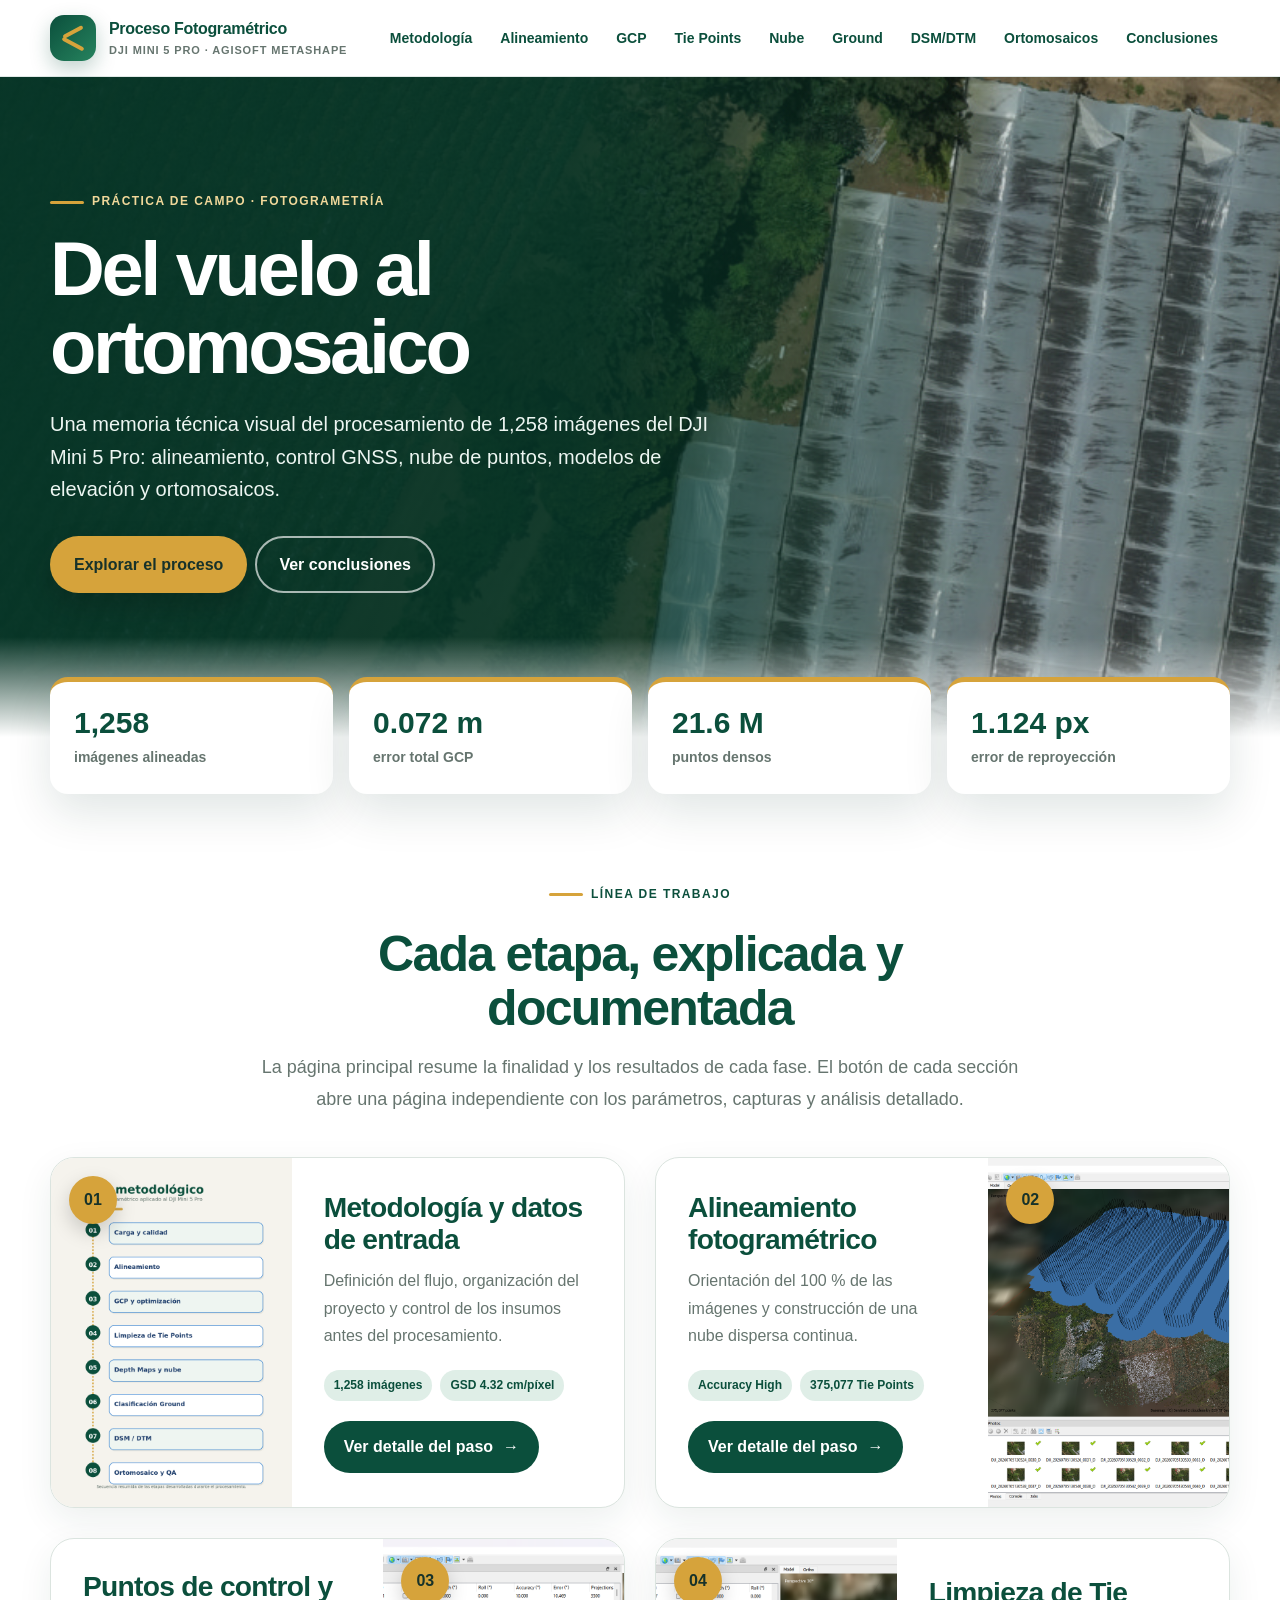
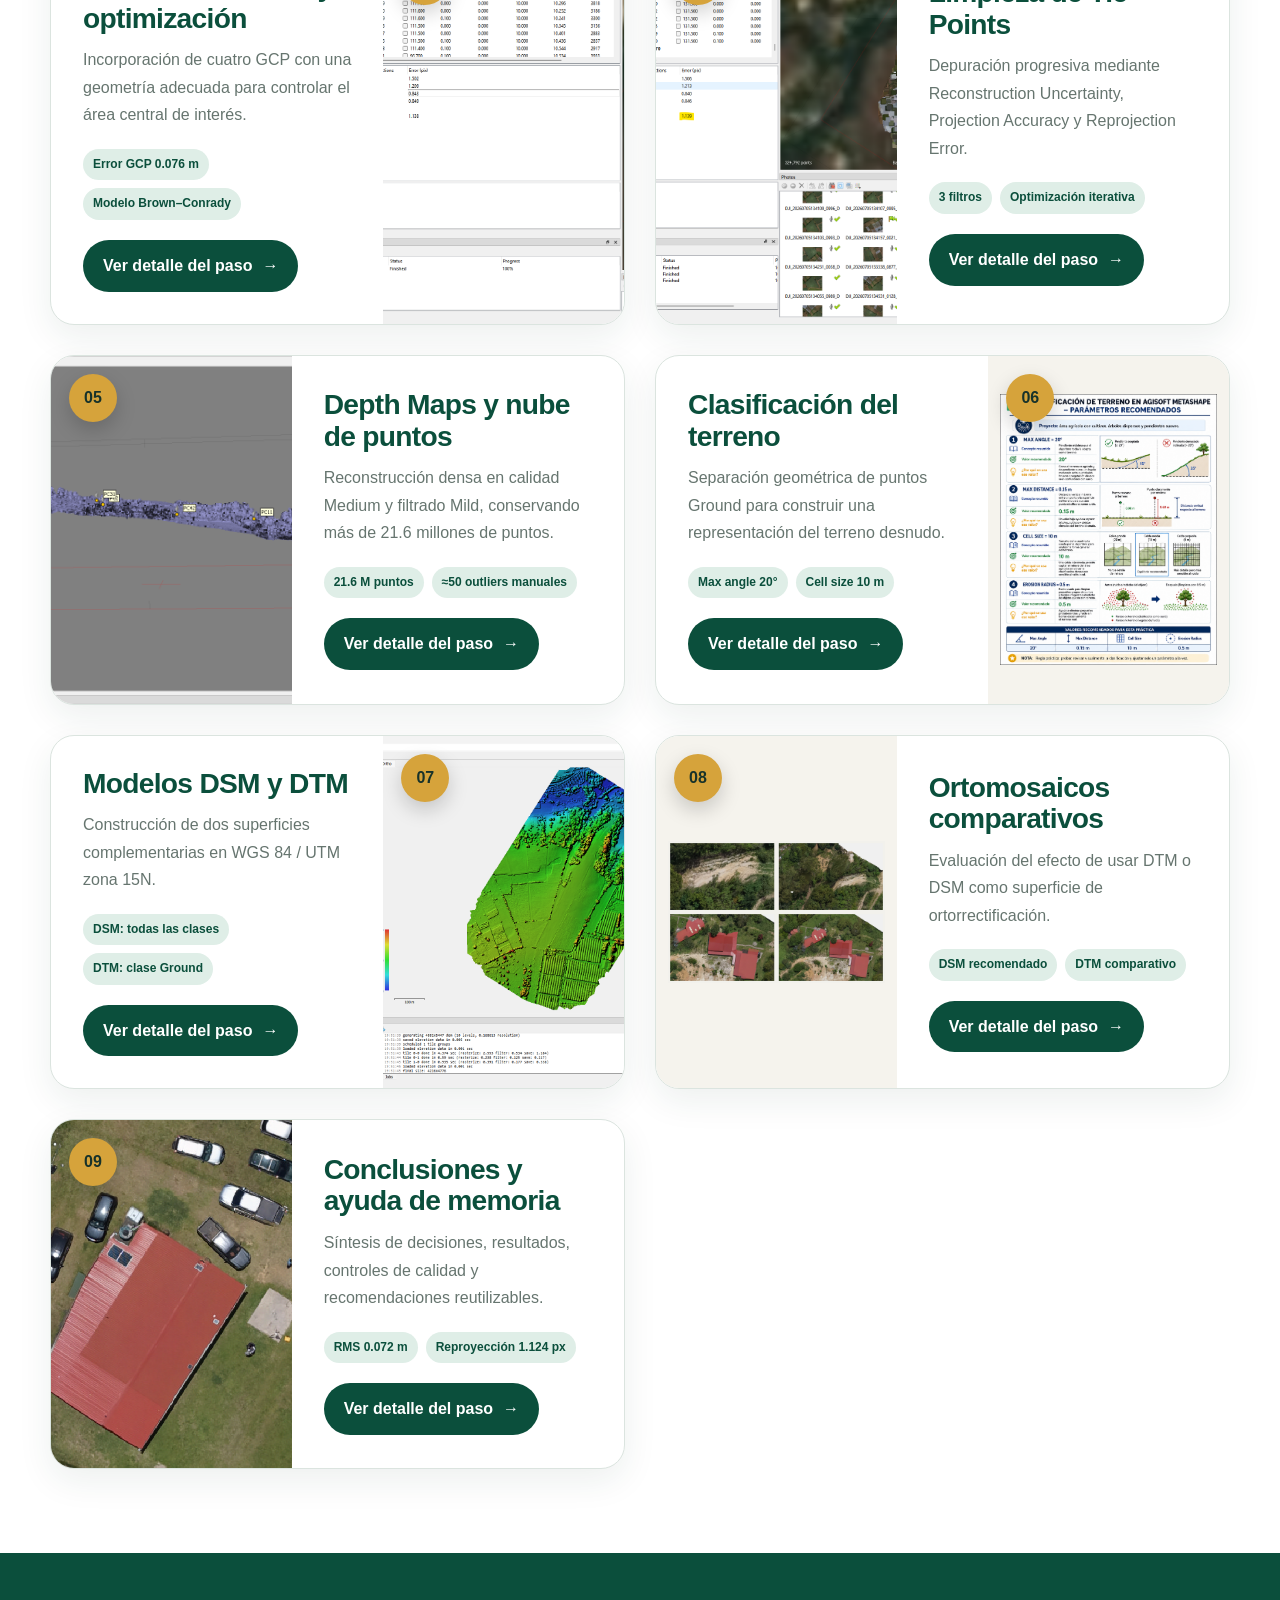
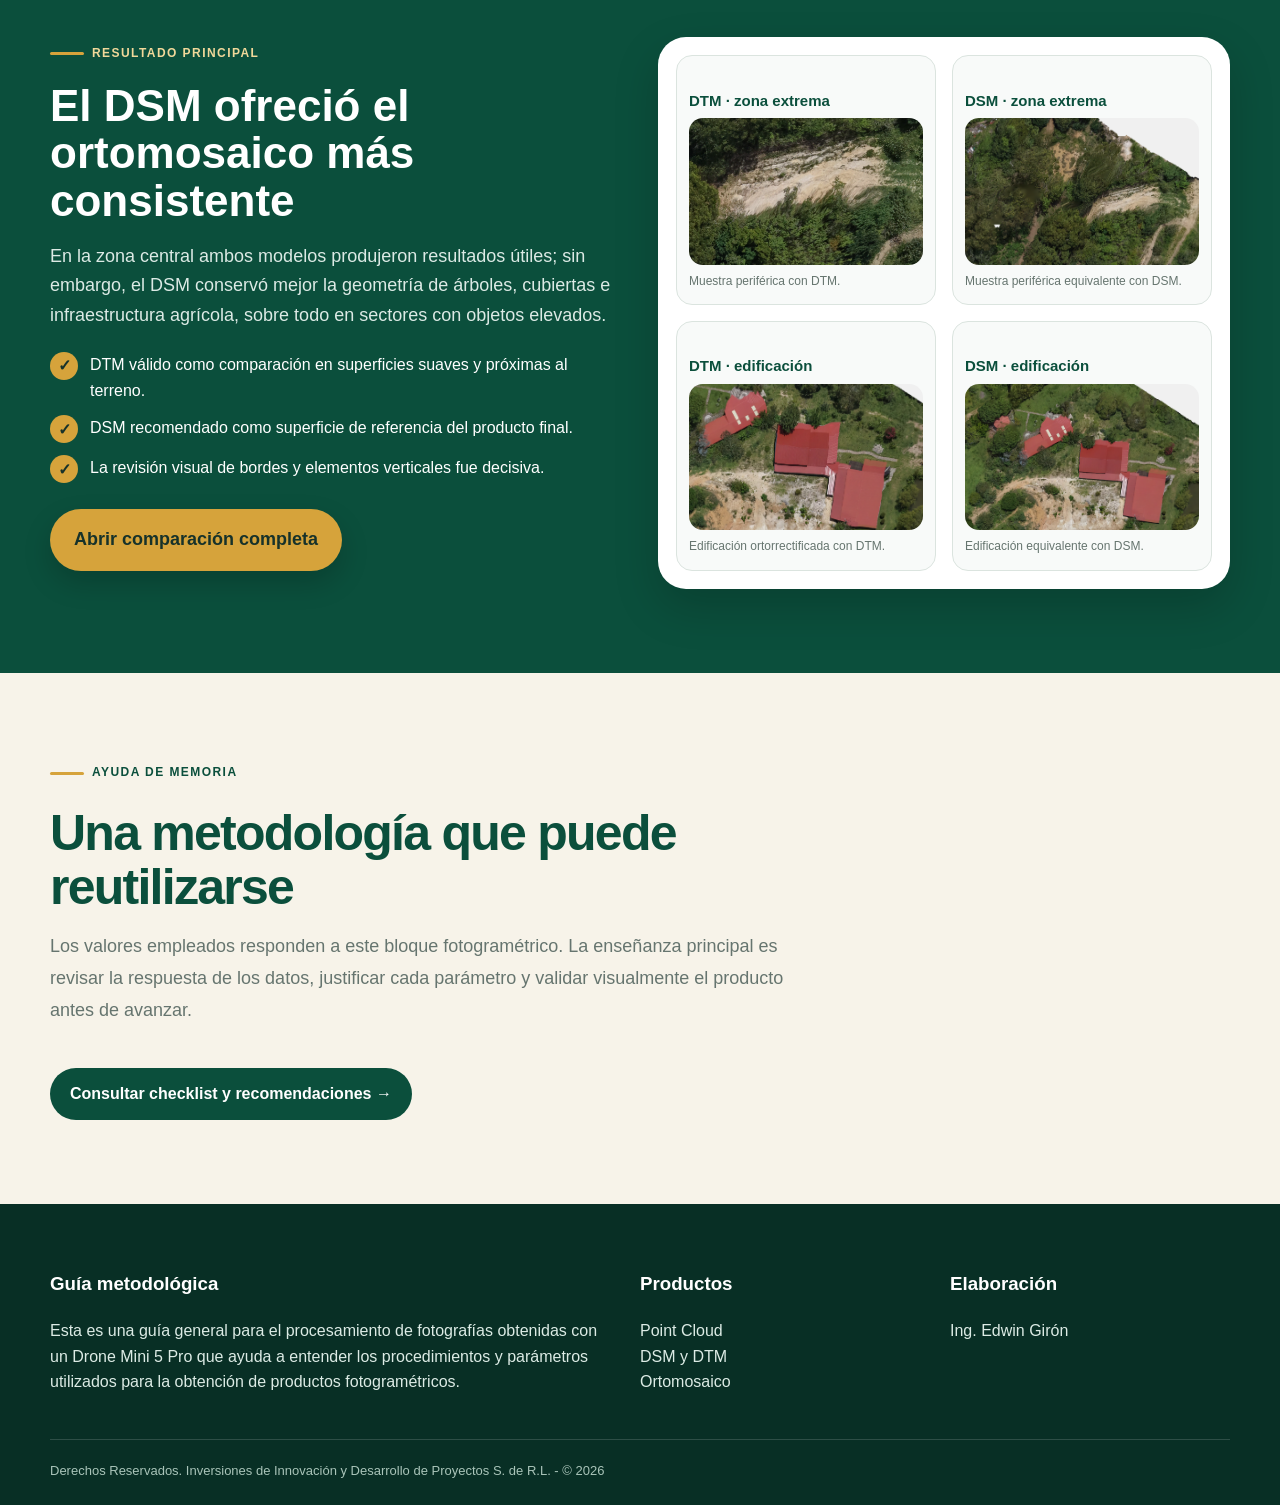
<file: index.html>
<!DOCTYPE html>
<html lang="es"><head><meta charset="utf-8"/><meta content="width=device-width,initial-scale=1" name="viewport"/><title>Proceso Fotogramétrico | DJI Mini 5 Pro</title><meta content="Memoria web del procesamiento fotogramétrico completo del DJI Mini 5 Pro en Agisoft Metashape." name="description"/><link href="styles.css" rel="stylesheet"/><script defer="True" src="script.js"></script></head><body><header class="site-header"><div class="container navbar"><a class="brand" href="index.html"><span class="brand-mark"></span><span>Proceso Fotogramétrico<small>DJI Mini 5 Pro · Agisoft Metashape</small></span></a><nav class="nav-links"><a class="" href="01_metodologia.html">Metodología</a><a class="" href="02_alineamiento.html">Alineamiento</a><a class="" href="03_control.html">GCP</a><a class="" href="04_limpieza.html">Tie Points</a><a class="" href="05_nube.html">Nube</a><a class="" href="06_clasificacion.html">Ground</a><a class="" href="07_elevacion.html">DSM/DTM</a><a class="" href="08_ortomosaico.html">Ortomosaicos</a><a class="" href="09_conclusiones.html">Conclusiones</a></nav></div></header><section class="hero-home"><div class="container"><div class="hero-copy"><span class="eyebrow">Práctica de campo · Fotogrametría</span><h1>Del vuelo al ortomosaico</h1><p>Una memoria técnica visual del procesamiento de 1,258 imágenes del DJI Mini 5 Pro: alineamiento, control GNSS, nube de puntos, modelos de elevación y ortomosaicos.</p><a class="btn btn-primary" href="#etapas">Explorar el proceso</a><a class="btn btn-outline" href="09_conclusiones.html">Ver conclusiones</a></div></div></section><div class="container"><section class="stats"><div class="stat"><b>1,258</b><span>imágenes alineadas</span></div><div class="stat"><b>0.072 m</b><span>error total GCP</span></div><div class="stat"><b>21.6 M</b><span>puntos densos</span></div><div class="stat"><b>1.124 px</b><span>error de reproyección</span></div></section></div><section class="section" id="etapas"><div class="container"><div class="section-head center"><span class="eyebrow" style="color:var(--z-green)">Línea de trabajo</span><h2>Cada etapa, explicada y documentada</h2><p>La página principal resume la finalidad y los resultados de cada fase. El botón de cada sección abre una página independiente con los parámetros, capturas y análisis detallado.</p></div><div class="steps-grid"><article class="step-card"><div class="step-media"><img alt="Metodología y datos de entrada" class="zoomable contain-thumb" src="assets/flujo_metodologico_vertical.png" tabindex="0" title="Haz clic para ampliar"/><span class="step-index">01</span></div><div class="step-body"><h3>Metodología y datos de entrada</h3><p>Definición del flujo, organización del proyecto y control de los insumos antes del procesamiento.</p><div class="step-tags"><span class="tag">1,258 imágenes</span><span class="tag">GSD 4.32 cm/píxel</span></div><a class="btn btn-small" href="01_metodologia.html">Ver detalle del paso <span>→</span></a></div></article><article class="step-card"><div class="step-media"><img alt="Alineamiento fotogramétrico" class="zoomable" src="assets/captura_10.png" tabindex="0" title="Haz clic para ampliar"/><span class="step-index">02</span></div><div class="step-body"><h3>Alineamiento fotogramétrico</h3><p>Orientación del 100 % de las imágenes y construcción de una nube dispersa continua.</p><div class="step-tags"><span class="tag">Accuracy High</span><span class="tag">375,077 Tie Points</span></div><a class="btn btn-small" href="02_alineamiento.html">Ver detalle del paso <span>→</span></a></div></article><article class="step-card"><div class="step-media"><img alt="Puntos de control y optimización" class="zoomable" src="assets/captura_16.png" tabindex="0" title="Haz clic para ampliar"/><span class="step-index">03</span></div><div class="step-body"><h3>Puntos de control y optimización</h3><p>Incorporación de cuatro GCP con una geometría adecuada para controlar el área central de interés.</p><div class="step-tags"><span class="tag">Error GCP 0.076 m</span><span class="tag">Modelo Brown–Conrady</span></div><a class="btn btn-small" href="03_control.html">Ver detalle del paso <span>→</span></a></div></article><article class="step-card"><div class="step-media"><img alt="Limpieza de Tie Points" class="zoomable" src="assets/captura_25.png" tabindex="0" title="Haz clic para ampliar"/><span class="step-index">04</span></div><div class="step-body"><h3>Limpieza de Tie Points</h3><p>Depuración progresiva mediante Reconstruction Uncertainty, Projection Accuracy y Reprojection Error.</p><div class="step-tags"><span class="tag">3 filtros</span><span class="tag">Optimización iterativa</span></div><a class="btn btn-small" href="04_limpieza.html">Ver detalle del paso <span>→</span></a></div></article><article class="step-card"><div class="step-media"><img alt="Depth Maps y nube de puntos" class="zoomable" src="assets/captura_30.png" tabindex="0" title="Haz clic para ampliar"/><span class="step-index">05</span></div><div class="step-body"><h3>Depth Maps y nube de puntos</h3><p>Reconstrucción densa en calidad Medium y filtrado Mild, conservando más de 21.6 millones de puntos.</p><div class="step-tags"><span class="tag">21.6 M puntos</span><span class="tag">≈50 outliers manuales</span></div><a class="btn btn-small" href="05_nube.html">Ver detalle del paso <span>→</span></a></div></article><article class="step-card"><div class="step-media"><img alt="Clasificación del terreno" class="zoomable contain-thumb" src="assets/infografia_clasificacion.png" tabindex="0" title="Haz clic para ampliar"/><span class="step-index">06</span></div><div class="step-body"><h3>Clasificación del terreno</h3><p>Separación geométrica de puntos Ground para construir una representación del terreno desnudo.</p><div class="step-tags"><span class="tag">Max angle 20°</span><span class="tag">Cell size 10 m</span></div><a class="btn btn-small" href="06_clasificacion.html">Ver detalle del paso <span>→</span></a></div></article><article class="step-card"><div class="step-media"><img alt="Modelos DSM y DTM" class="zoomable" src="assets/captura_37.png" tabindex="0" title="Haz clic para ampliar"/><span class="step-index">07</span></div><div class="step-body"><h3>Modelos DSM y DTM</h3><p>Construcción de dos superficies complementarias en WGS 84 / UTM zona 15N.</p><div class="step-tags"><span class="tag">DSM: todas las clases</span><span class="tag">DTM: clase Ground</span></div><a class="btn btn-small" href="07_elevacion.html">Ver detalle del paso <span>→</span></a></div></article><article class="step-card"><div class="step-media"><img alt="Ortomosaicos comparativos" class="zoomable contain-thumb" src="assets/comparacion_dtm_dsm_thumb.png" tabindex="0" title="Haz clic para ampliar"/><span class="step-index">08</span></div><div class="step-body"><h3>Ortomosaicos comparativos</h3><p>Evaluación del efecto de usar DTM o DSM como superficie de ortorrectificación.</p><div class="step-tags"><span class="tag">DSM recomendado</span><span class="tag">DTM comparativo</span></div><a class="btn btn-small" href="08_ortomosaico.html">Ver detalle del paso <span>→</span></a></div></article><article class="step-card"><div class="step-media"><img alt="Conclusiones y ayuda de memoria" class="zoomable" src="assets/captura_73.png" tabindex="0" title="Haz clic para ampliar"/><span class="step-index">09</span></div><div class="step-body"><h3>Conclusiones y ayuda de memoria</h3><p>Síntesis de decisiones, resultados, controles de calidad y recomendaciones reutilizables.</p><div class="step-tags"><span class="tag">RMS 0.072 m</span><span class="tag">Reproyección 1.124 px</span></div><a class="btn btn-small" href="09_conclusiones.html">Ver detalle del paso <span>→</span></a></div></article></div></div></section><section class="section green"><div class="container feature-band"><div><span class="eyebrow">Resultado principal</span><h2>El DSM ofreció el ortomosaico más consistente</h2><p>En la zona central ambos modelos produjeron resultados útiles; sin embargo, el DSM conservó mejor la geometría de árboles, cubiertas e infraestructura agrícola, sobre todo en sectores con objetos elevados.</p><div class="checks"><div class="check">DTM válido como comparación en superficies suaves y próximas al terreno.</div><div class="check">DSM recomendado como superficie de referencia del producto final.</div><div class="check">La revisión visual de bordes y elementos verticales fue decisiva.</div></div><p style="margin-top:26px"><a class="btn btn-primary" href="08_ortomosaico.html">Abrir comparación completa</a></p></div><div class="comparison-preview" aria-label="Comparación resumida entre ortomosaicos DTM y DSM">
<figure class="preview-card"><h3>DTM · zona extrema</h3><div class="preview-frame"><img alt="Ortomosaico DTM en zona extrema" class="zoomable" src="assets/captura_41.png" tabindex="0" title="Haz clic para ampliar"/></div><figcaption>Muestra periférica con DTM.</figcaption></figure>
<figure class="preview-card"><h3>DSM · zona extrema</h3><div class="preview-frame"><img alt="Ortomosaico DSM en zona extrema" class="zoomable" src="assets/captura_70.png" tabindex="0" title="Haz clic para ampliar"/></div><figcaption>Muestra periférica equivalente con DSM.</figcaption></figure>
<figure class="preview-card"><h3>DTM · edificación</h3><div class="preview-frame"><img alt="Ortomosaico DTM en edificación" class="zoomable" src="assets/captura_42.png" tabindex="0" title="Haz clic para ampliar"/></div><figcaption>Edificación ortorrectificada con DTM.</figcaption></figure>
<figure class="preview-card"><h3>DSM · edificación</h3><div class="preview-frame"><img alt="Ortomosaico DSM en edificación" class="zoomable" src="assets/captura_71.png" tabindex="0" title="Haz clic para ampliar"/></div><figcaption>Edificación equivalente con DSM.</figcaption></figure>
</div></div></section><section class="section soft"><div class="container"><div class="section-head"><span class="eyebrow" style="color:var(--z-green)">Ayuda de memoria</span><h2>Una metodología que puede reutilizarse</h2><p>Los valores empleados responden a este bloque fotogramétrico. La enseñanza principal es revisar la respuesta de los datos, justificar cada parámetro y validar visualmente el producto antes de avanzar.</p></div><a class="btn btn-small" href="09_conclusiones.html">Consultar checklist y recomendaciones →</a></div></section><footer class="site-footer"><div class="container"><div class="footer-grid"><div><h3>Guía metodológica</h3><p>Esta es una guía general para el procesamiento de fotografías obtenidas con un Drone Mini 5 Pro que ayuda a entender los procedimientos y parámetros utilizados para la obtención de productos fotogramétricos.</p></div><div><h3>Productos</h3><p>Point Cloud<br/>DSM y DTM<br/>Ortomosaico</p></div><div><h3>Elaboración</h3><p>Ing. Edwin Girón</p></div></div><div class="footer-note">Derechos Reservados. Inversiones de Innovación y Desarrollo de Proyectos S. de R.L. - © 2026</div></div></footer></body></html>
</file>
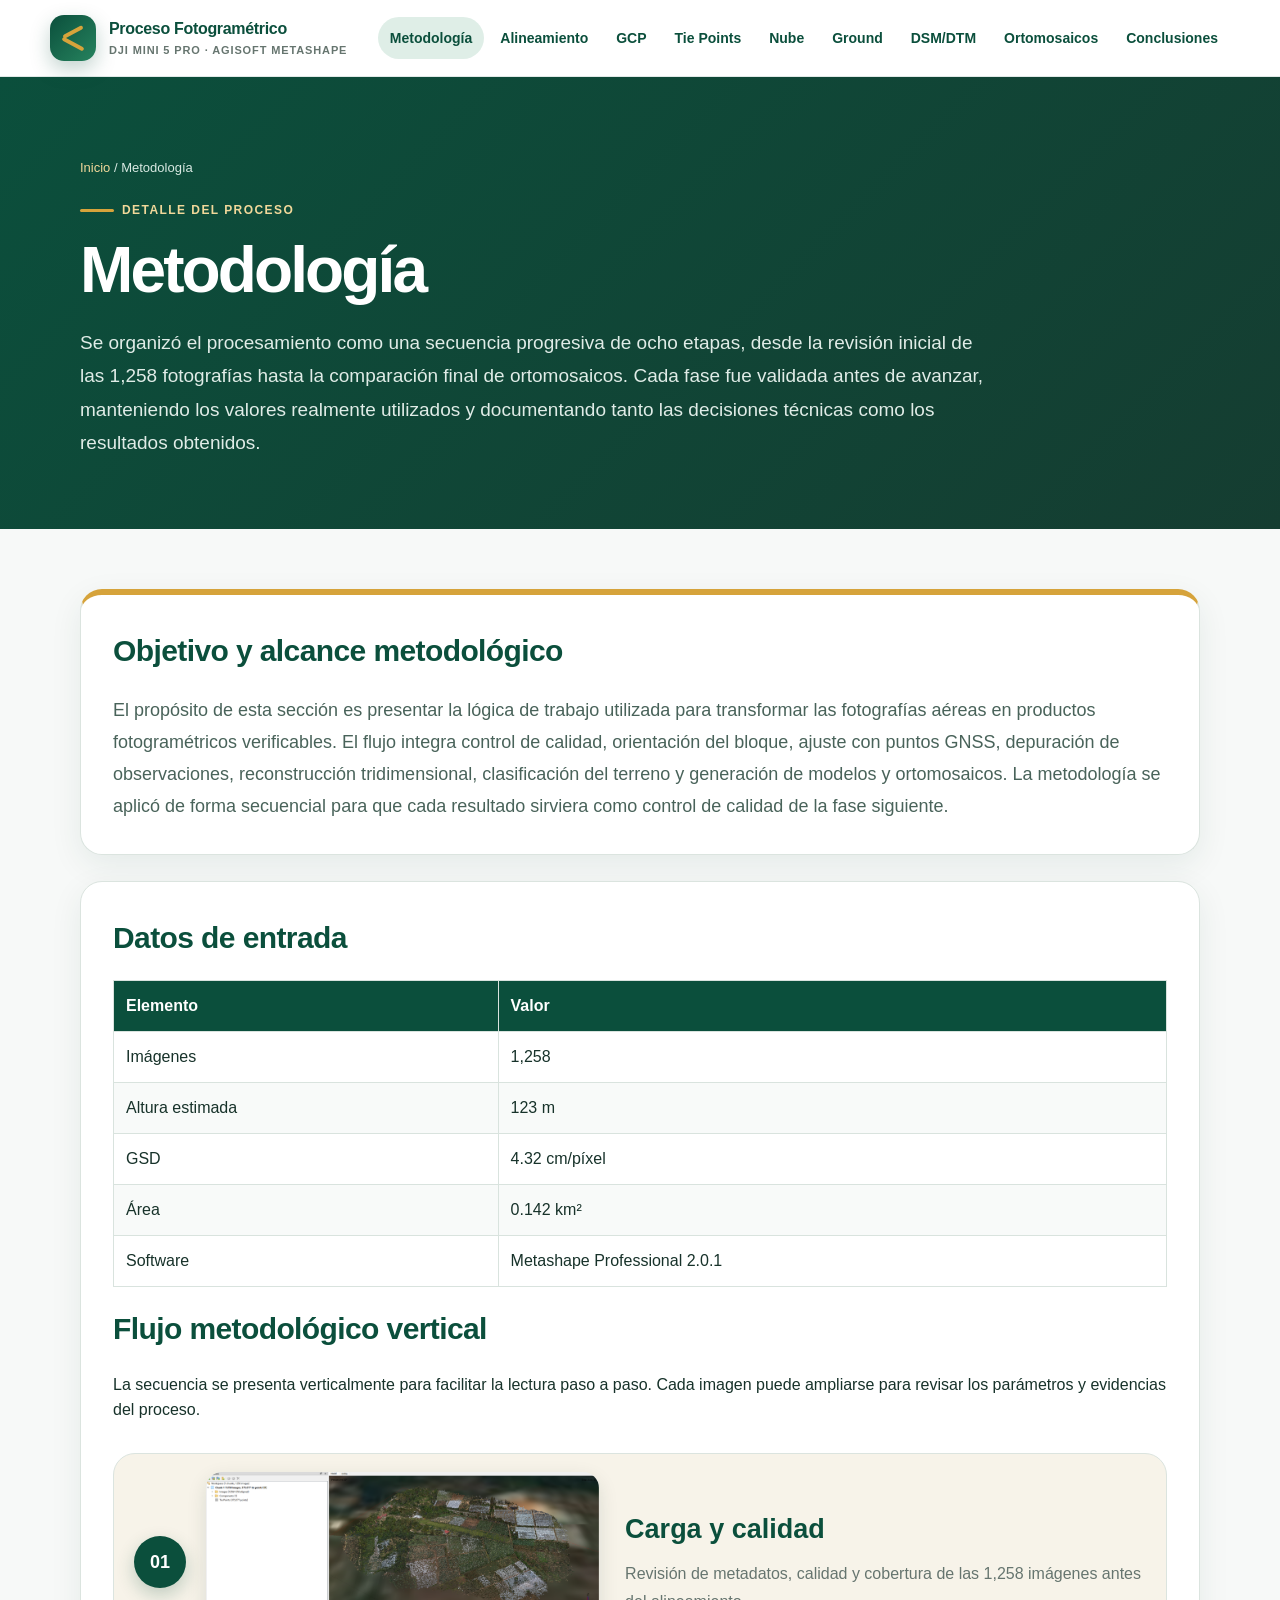
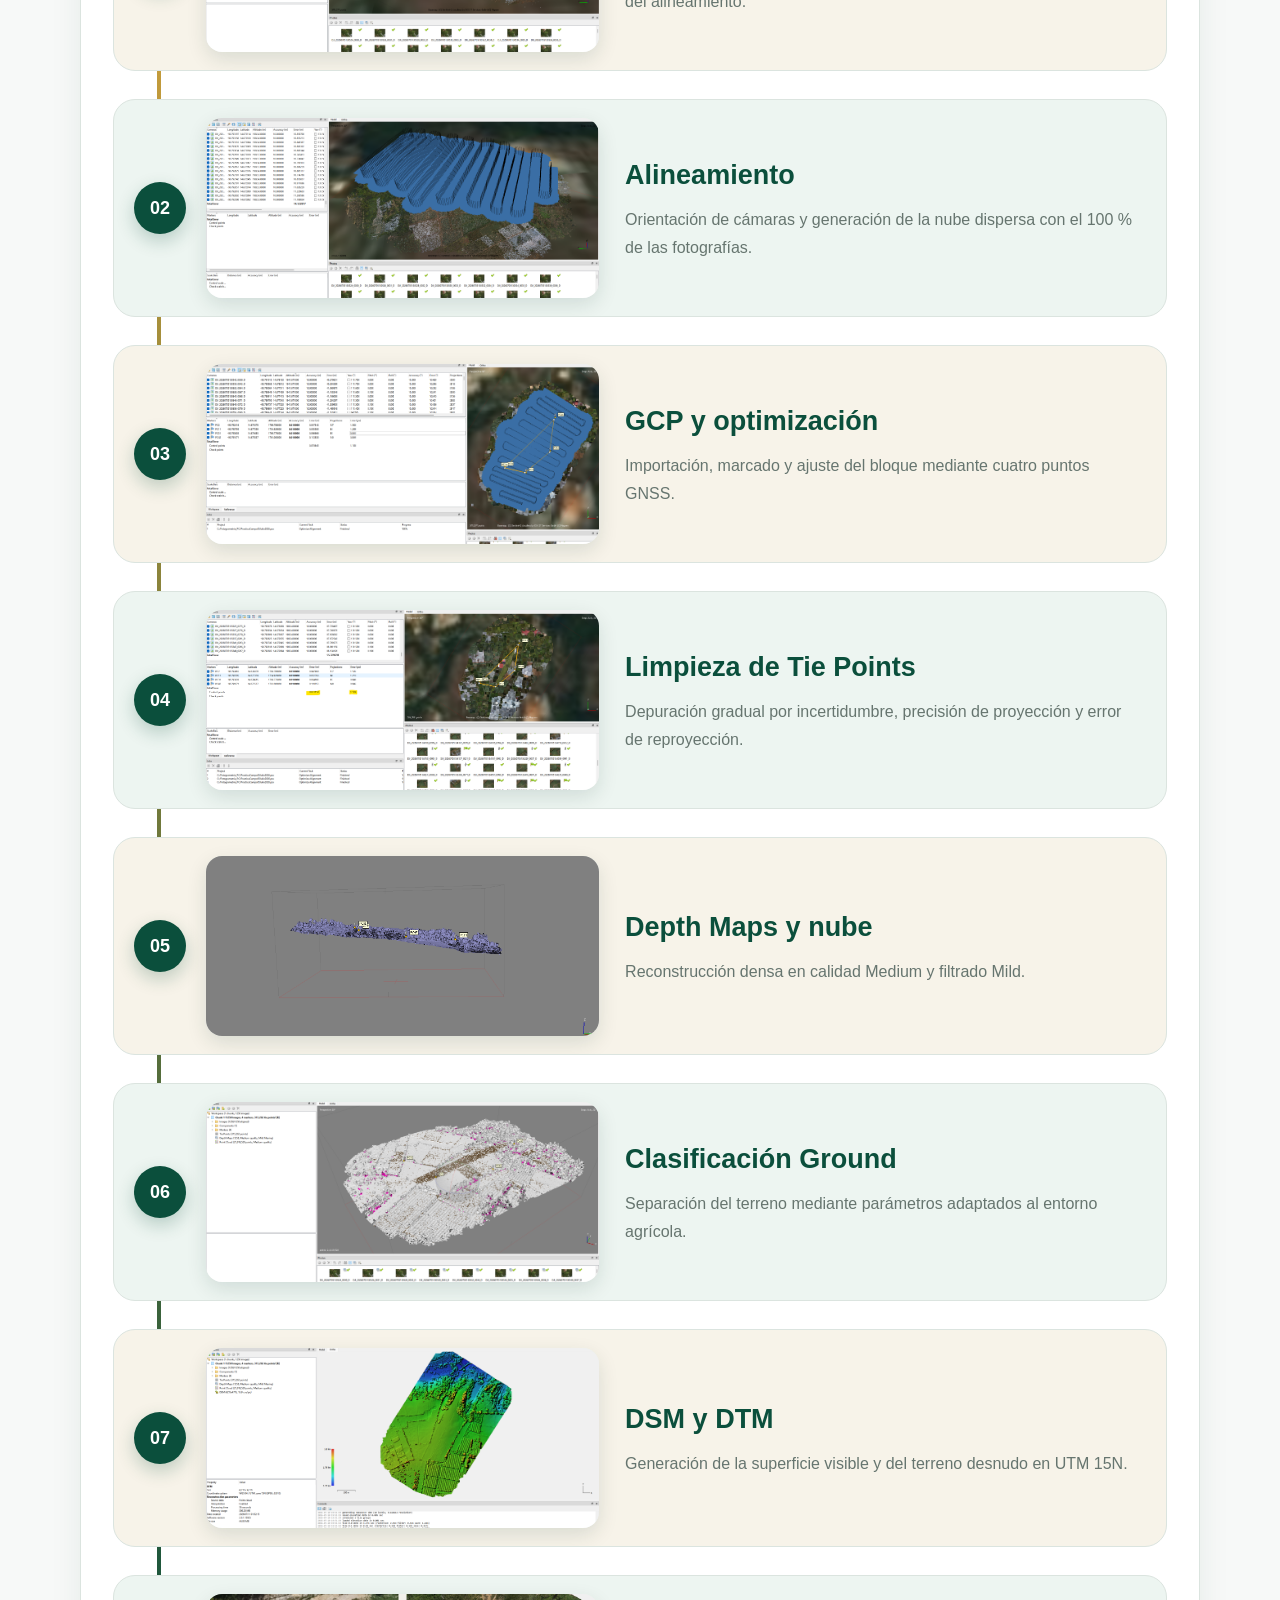
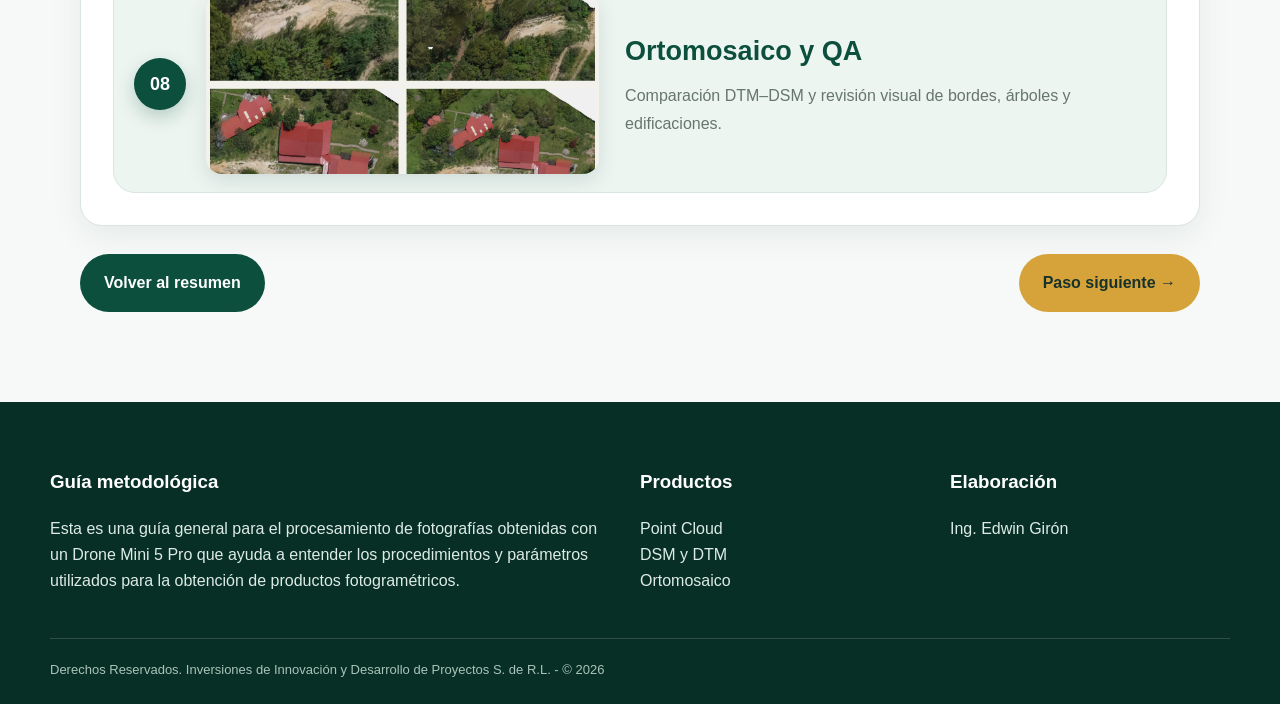
<file: 01_metodologia.html>
<!DOCTYPE html>

<html lang="es"><head><meta charset="utf-8"/><meta content="width=device-width,initial-scale=1" name="viewport"/><title>Metodología | Proceso Fotogramétrico</title><meta content="Flujo progresivo, documentado y verificado antes de avanzar a la siguiente fase." name="description"/><link href="styles.css" rel="stylesheet"/><script defer="True" src="script.js"></script></head><body><header class="site-header"><div class="container navbar"><a class="brand" href="index.html"><span class="brand-mark"></span><span>Proceso Fotogramétrico<small>DJI Mini 5 Pro · Agisoft Metashape</small></span></a><nav class="nav-links"><a class="active" href="01_metodologia.html">Metodología</a><a class="" href="02_alineamiento.html">Alineamiento</a><a class="" href="03_control.html">GCP</a><a class="" href="04_limpieza.html">Tie Points</a><a class="" href="05_nube.html">Nube</a><a class="" href="06_clasificacion.html">Ground</a><a class="" href="07_elevacion.html">DSM/DTM</a><a class="" href="08_ortomosaico.html">Ortomosaicos</a><a class="" href="09_conclusiones.html">Conclusiones</a></nav></div></header><section class="detail-hero"><div class="container"><div class="breadcrumb"><a href="index.html">Inicio</a> / Metodología</div><span class="eyebrow">Detalle del proceso</span><h1>Metodología</h1><p>Se organizó el procesamiento como una secuencia progresiva de ocho etapas, desde la revisión inicial de las 1,258 fotografías hasta la comparación final de ortomosaicos. Cada fase fue validada antes de avanzar, manteniendo los valores realmente utilizados y documentando tanto las decisiones técnicas como los resultados obtenidos.</p></div></section><main class="detail-main"><div class="container"><section class="content-card overview-card"><h2>Objetivo y alcance metodológico</h2><p>El propósito de esta sección es presentar la lógica de trabajo utilizada para transformar las fotografías aéreas en productos fotogramétricos verificables. El flujo integra control de calidad, orientación del bloque, ajuste con puntos GNSS, depuración de observaciones, reconstrucción tridimensional, clasificación del terreno y generación de modelos y ortomosaicos. La metodología se aplicó de forma secuencial para que cada resultado sirviera como control de calidad de la fase siguiente.</p></section><section class="content-card"><h2>Datos de entrada</h2><table class="table"><thead><tr><th>Elemento</th><th>Valor</th></tr></thead><tbody><tr><td>Imágenes</td><td>1,258</td></tr><tr><td>Altura estimada</td><td>123 m</td></tr><tr><td>GSD</td><td>4.32 cm/píxel</td></tr><tr><td>Área</td><td>0.142 km²</td></tr><tr><td>Software</td><td>Metashape Professional 2.0.1</td></tr></tbody></table><h2>Flujo metodológico vertical</h2><p>La secuencia se presenta verticalmente para facilitar la lectura paso a paso. Cada imagen puede ampliarse para revisar los parámetros y evidencias del proceso.</p><div class="process-timeline"><article class="timeline-step"><div class="timeline-media"><img alt="Carga y calidad" class="zoomable" src="assets/captura_9.png" tabindex="0" title="Haz clic para ampliar"/></div><div class="timeline-copy"><span class="timeline-number">01</span><h3>Carga y calidad</h3><p>Revisión de metadatos, calidad y cobertura de las 1,258 imágenes antes del alineamiento.</p></div></article><article class="timeline-step"><div class="timeline-media"><img alt="Alineamiento" class="zoomable" src="assets/captura_10.png" tabindex="0" title="Haz clic para ampliar"/></div><div class="timeline-copy"><span class="timeline-number">02</span><h3>Alineamiento</h3><p>Orientación de cámaras y generación de la nube dispersa con el 100 % de las fotografías.</p></div></article><article class="timeline-step"><div class="timeline-media"><img alt="GCP y optimización" class="zoomable" src="assets/captura_16.png" tabindex="0" title="Haz clic para ampliar"/></div><div class="timeline-copy"><span class="timeline-number">03</span><h3>GCP y optimización</h3><p>Importación, marcado y ajuste del bloque mediante cuatro puntos GNSS.</p></div></article><article class="timeline-step"><div class="timeline-media"><img alt="Limpieza de Tie Points" class="zoomable" src="assets/captura_25.png" tabindex="0" title="Haz clic para ampliar"/></div><div class="timeline-copy"><span class="timeline-number">04</span><h3>Limpieza de Tie Points</h3><p>Depuración gradual por incertidumbre, precisión de proyección y error de reproyección.</p></div></article><article class="timeline-step"><div class="timeline-media"><img alt="Depth Maps y nube" class="zoomable" src="assets/captura_30.png" tabindex="0" title="Haz clic para ampliar"/></div><div class="timeline-copy"><span class="timeline-number">05</span><h3>Depth Maps y nube</h3><p>Reconstrucción densa en calidad Medium y filtrado Mild.</p></div></article><article class="timeline-step"><div class="timeline-media"><img alt="Clasificación Ground" class="zoomable" src="assets/captura_33.png" tabindex="0" title="Haz clic para ampliar"/></div><div class="timeline-copy"><span class="timeline-number">06</span><h3>Clasificación Ground</h3><p>Separación del terreno mediante parámetros adaptados al entorno agrícola.</p></div></article><article class="timeline-step"><div class="timeline-media"><img alt="DSM y DTM" class="zoomable" src="assets/captura_37.png" tabindex="0" title="Haz clic para ampliar"/></div><div class="timeline-copy"><span class="timeline-number">07</span><h3>DSM y DTM</h3><p>Generación de la superficie visible y del terreno desnudo en UTM 15N.</p></div></article><article class="timeline-step"><div class="timeline-media"><img alt="Ortomosaico y QA" class="zoomable" src="assets/comparacion_dtm_dsm_thumb.png" tabindex="0" title="Haz clic para ampliar"/></div><div class="timeline-copy"><span class="timeline-number">08</span><h3>Ortomosaico y QA</h3><p>Comparación DTM–DSM y revisión visual de bordes, árboles y edificaciones.</p></div></article></div></section><div class="detail-actions"><a class="btn" href="index.html#etapas">Volver al resumen</a><a class="btn alt" href="02_alineamiento.html">Paso siguiente →</a></div></div></main><footer class="site-footer"><div class="container"><div class="footer-grid"><div><h3>Guía metodológica</h3><p>Esta es una guía general para el procesamiento de fotografías obtenidas con un Drone Mini 5 Pro que ayuda a entender los procedimientos y parámetros utilizados para la obtención de productos fotogramétricos.</p></div><div><h3>Productos</h3><p>Point Cloud<br/>DSM y DTM<br/>Ortomosaico</p></div><div><h3>Elaboración</h3><p>Ing. Edwin Girón</p></div></div><div class="footer-note">Derechos Reservados. Inversiones de Innovación y Desarrollo de Proyectos S. de R.L. - © 2026</div></div></footer></body></html>
</file>
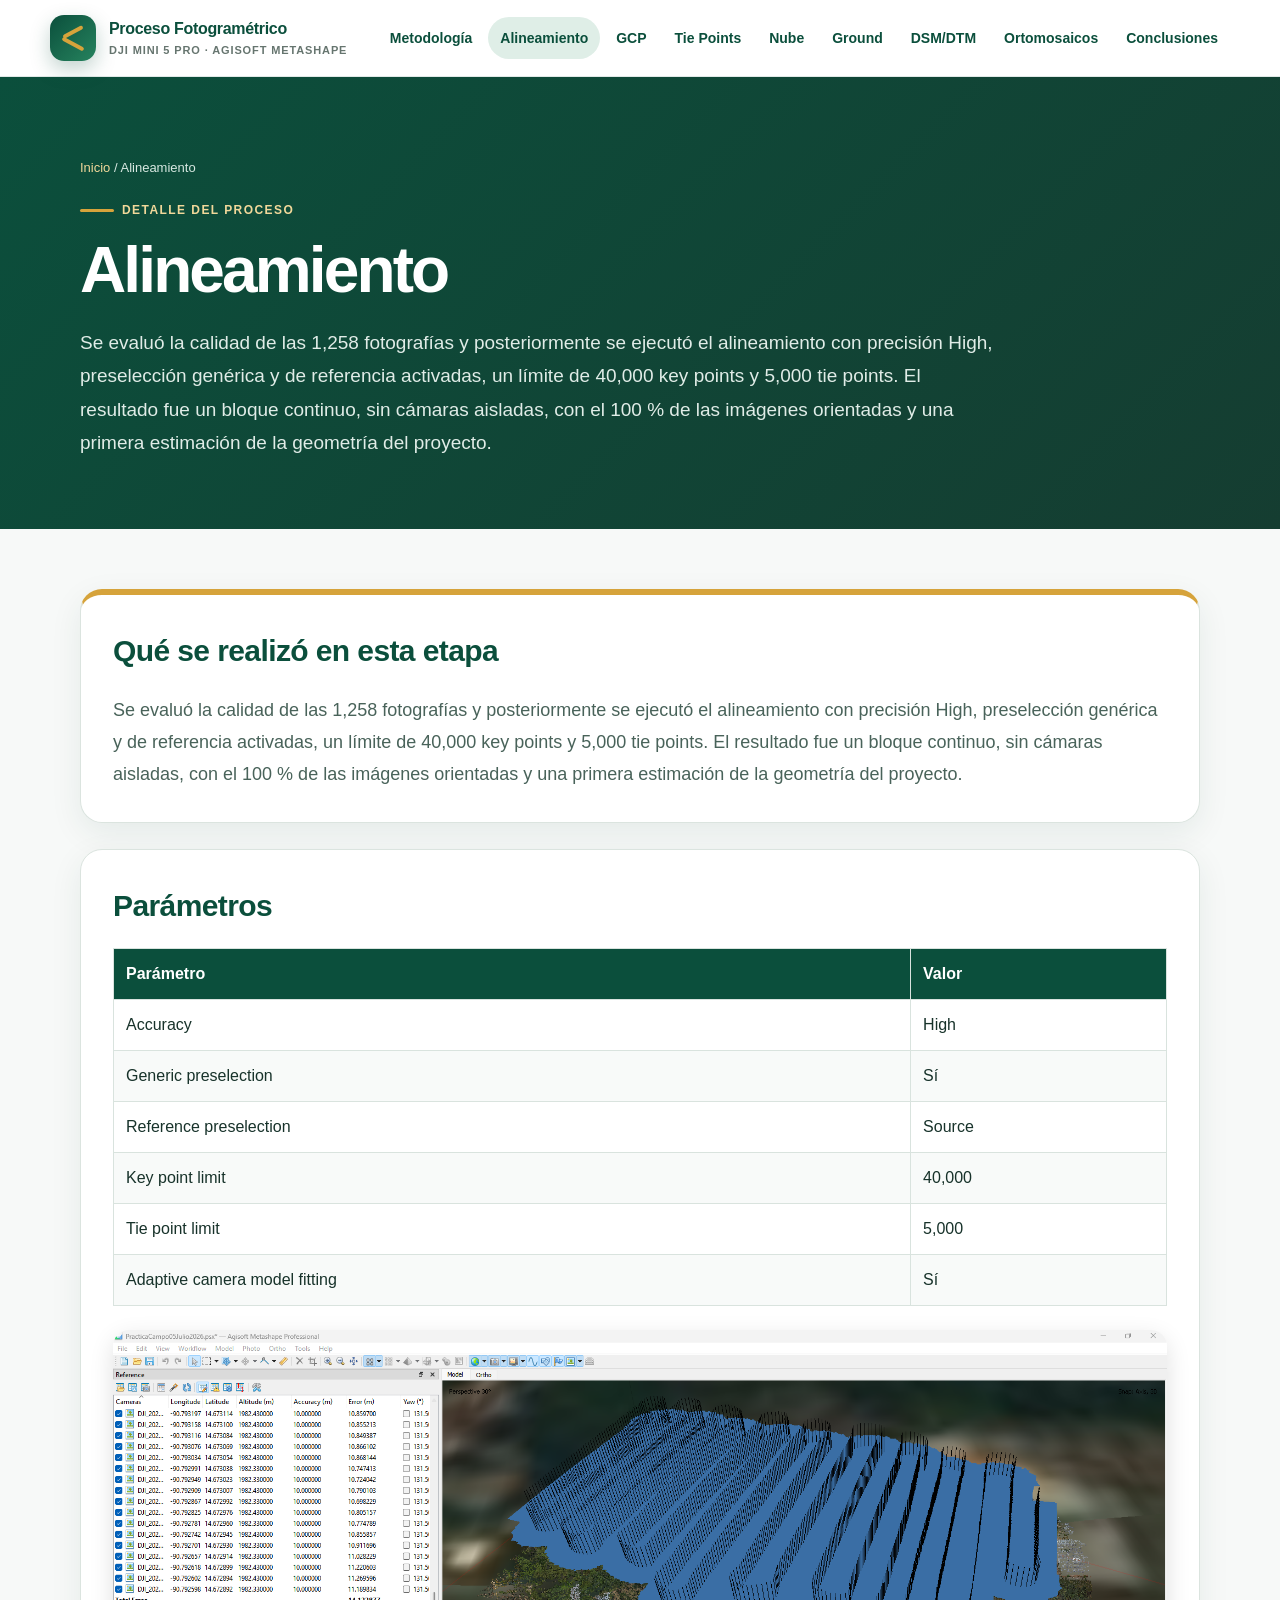
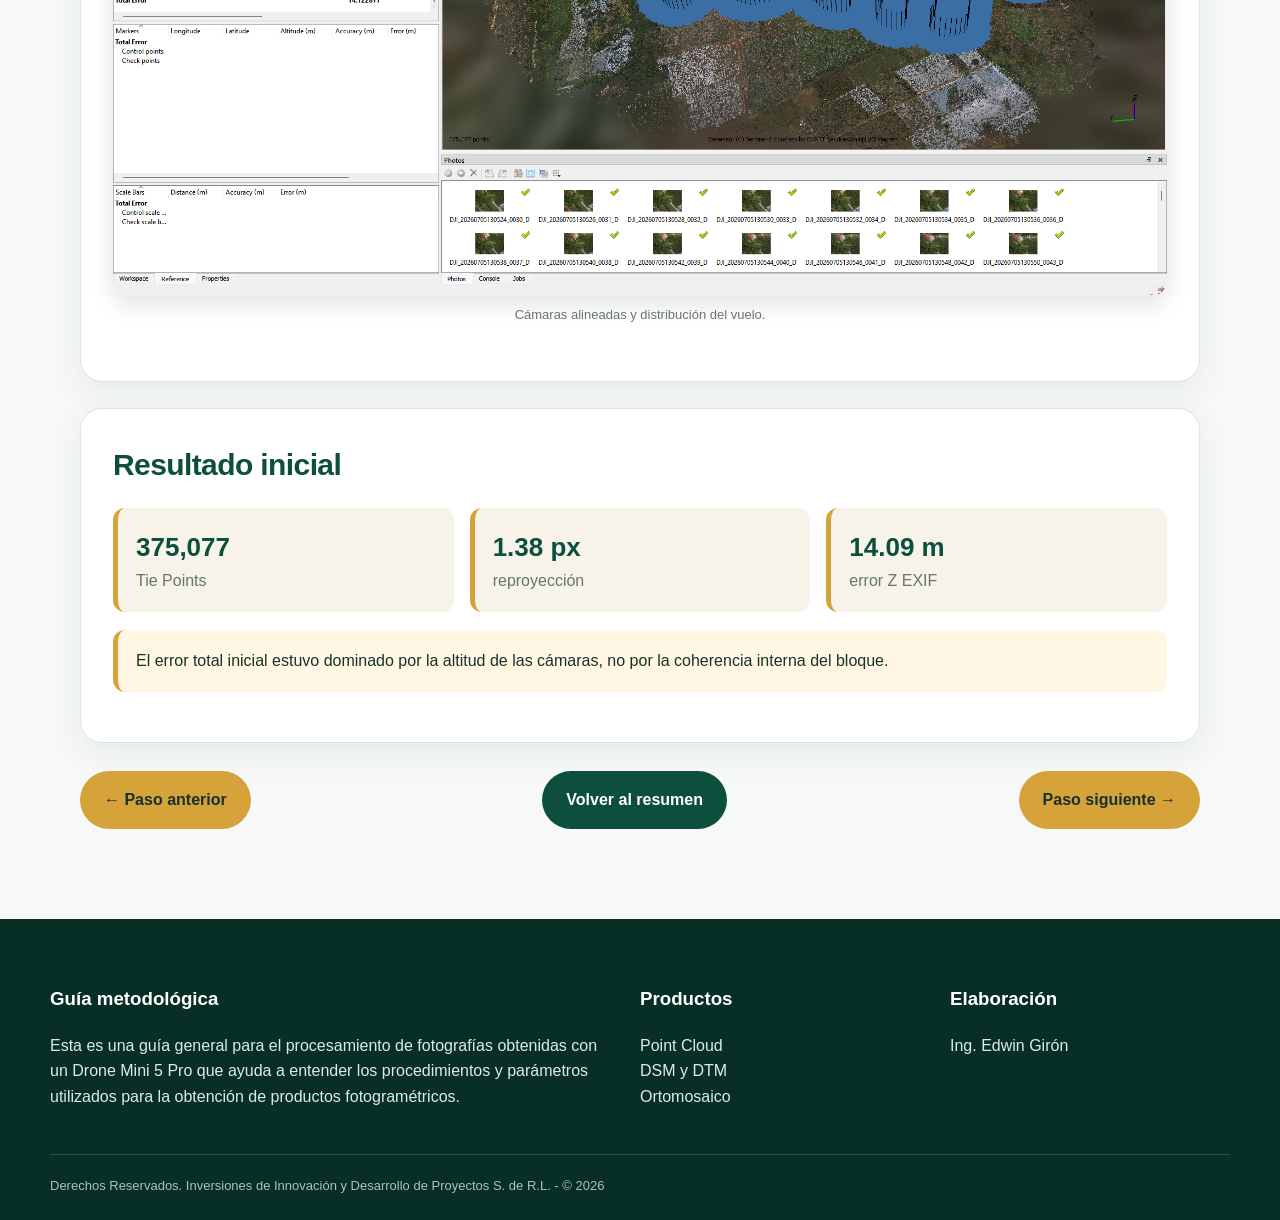
<file: 02_alineamiento.html>
<!DOCTYPE html>
<html lang="es"><head><meta charset="utf-8"/><meta content="width=device-width,initial-scale=1" name="viewport"/><title>Alineamiento | Proceso Fotogramétrico</title><meta content="El 100 % de las fotografías fue orientado con una nube dispersa continua y sin bloques separados." name="description"/><link href="styles.css" rel="stylesheet"/><script defer="True" src="script.js"></script></head><body><header class="site-header"><div class="container navbar"><a class="brand" href="index.html"><span class="brand-mark"></span><span>Proceso Fotogramétrico<small>DJI Mini 5 Pro · Agisoft Metashape</small></span></a><nav class="nav-links"><a class="" href="01_metodologia.html">Metodología</a><a class="active" href="02_alineamiento.html">Alineamiento</a><a class="" href="03_control.html">GCP</a><a class="" href="04_limpieza.html">Tie Points</a><a class="" href="05_nube.html">Nube</a><a class="" href="06_clasificacion.html">Ground</a><a class="" href="07_elevacion.html">DSM/DTM</a><a class="" href="08_ortomosaico.html">Ortomosaicos</a><a class="" href="09_conclusiones.html">Conclusiones</a></nav></div></header><section class="detail-hero"><div class="container"><div class="breadcrumb"><a href="index.html">Inicio</a> / Alineamiento</div><span class="eyebrow">Detalle del proceso</span><h1>Alineamiento</h1><p>Se evaluó la calidad de las 1,258 fotografías y posteriormente se ejecutó el alineamiento con precisión High, preselección genérica y de referencia activadas, un límite de 40,000 key points y 5,000 tie points. El resultado fue un bloque continuo, sin cámaras aisladas, con el 100 % de las imágenes orientadas y una primera estimación de la geometría del proyecto.</p></div></section><main class="detail-main"><div class="container"><section class="content-card overview-card"><h2>Qué se realizó en esta etapa</h2><p>Se evaluó la calidad de las 1,258 fotografías y posteriormente se ejecutó el alineamiento con precisión High, preselección genérica y de referencia activadas, un límite de 40,000 key points y 5,000 tie points. El resultado fue un bloque continuo, sin cámaras aisladas, con el 100 % de las imágenes orientadas y una primera estimación de la geometría del proyecto.</p></section><section class="content-card"><h2>Parámetros</h2><table class="table"><thead><tr><th>Parámetro</th><th>Valor</th></tr></thead><tbody><tr><td>Accuracy</td><td>High</td></tr><tr><td>Generic preselection</td><td>Sí</td></tr><tr><td>Reference preselection</td><td>Source</td></tr><tr><td>Key point limit</td><td>40,000</td></tr><tr><td>Tie point limit</td><td>5,000</td></tr><tr><td>Adaptive camera model fitting</td><td>Sí</td></tr></tbody></table><div class="figure"><img alt="Cámaras alineadas y distribución del vuelo." class="zoomable" src="assets/captura_10.png" tabindex="0" title="Haz clic para ampliar"/><div class="caption">Cámaras alineadas y distribución del vuelo.</div></div></section><section class="content-card"><h2>Resultado inicial</h2><div class="grid"><div class="metric"><b>375,077</b>Tie Points</div><div class="metric"><b>1.38 px</b>reproyección</div><div class="metric"><b>14.09 m</b>error Z EXIF</div></div><div class="callout">El error total inicial estuvo dominado por la altitud de las cámaras, no por la coherencia interna del bloque.</div></section><div class="detail-actions"><a class="btn alt" href="01_metodologia.html">← Paso anterior</a><a class="btn" href="index.html#etapas">Volver al resumen</a><a class="btn alt" href="03_control.html">Paso siguiente →</a></div></div></main><footer class="site-footer"><div class="container"><div class="footer-grid"><div><h3>Guía metodológica</h3><p>Esta es una guía general para el procesamiento de fotografías obtenidas con un Drone Mini 5 Pro que ayuda a entender los procedimientos y parámetros utilizados para la obtención de productos fotogramétricos.</p></div><div><h3>Productos</h3><p>Point Cloud<br/>DSM y DTM<br/>Ortomosaico</p></div><div><h3>Elaboración</h3><p>Ing. Edwin Girón</p></div></div><div class="footer-note">Derechos Reservados. Inversiones de Innovación y Desarrollo de Proyectos S. de R.L. - © 2026</div></div></footer></body></html>
</file>
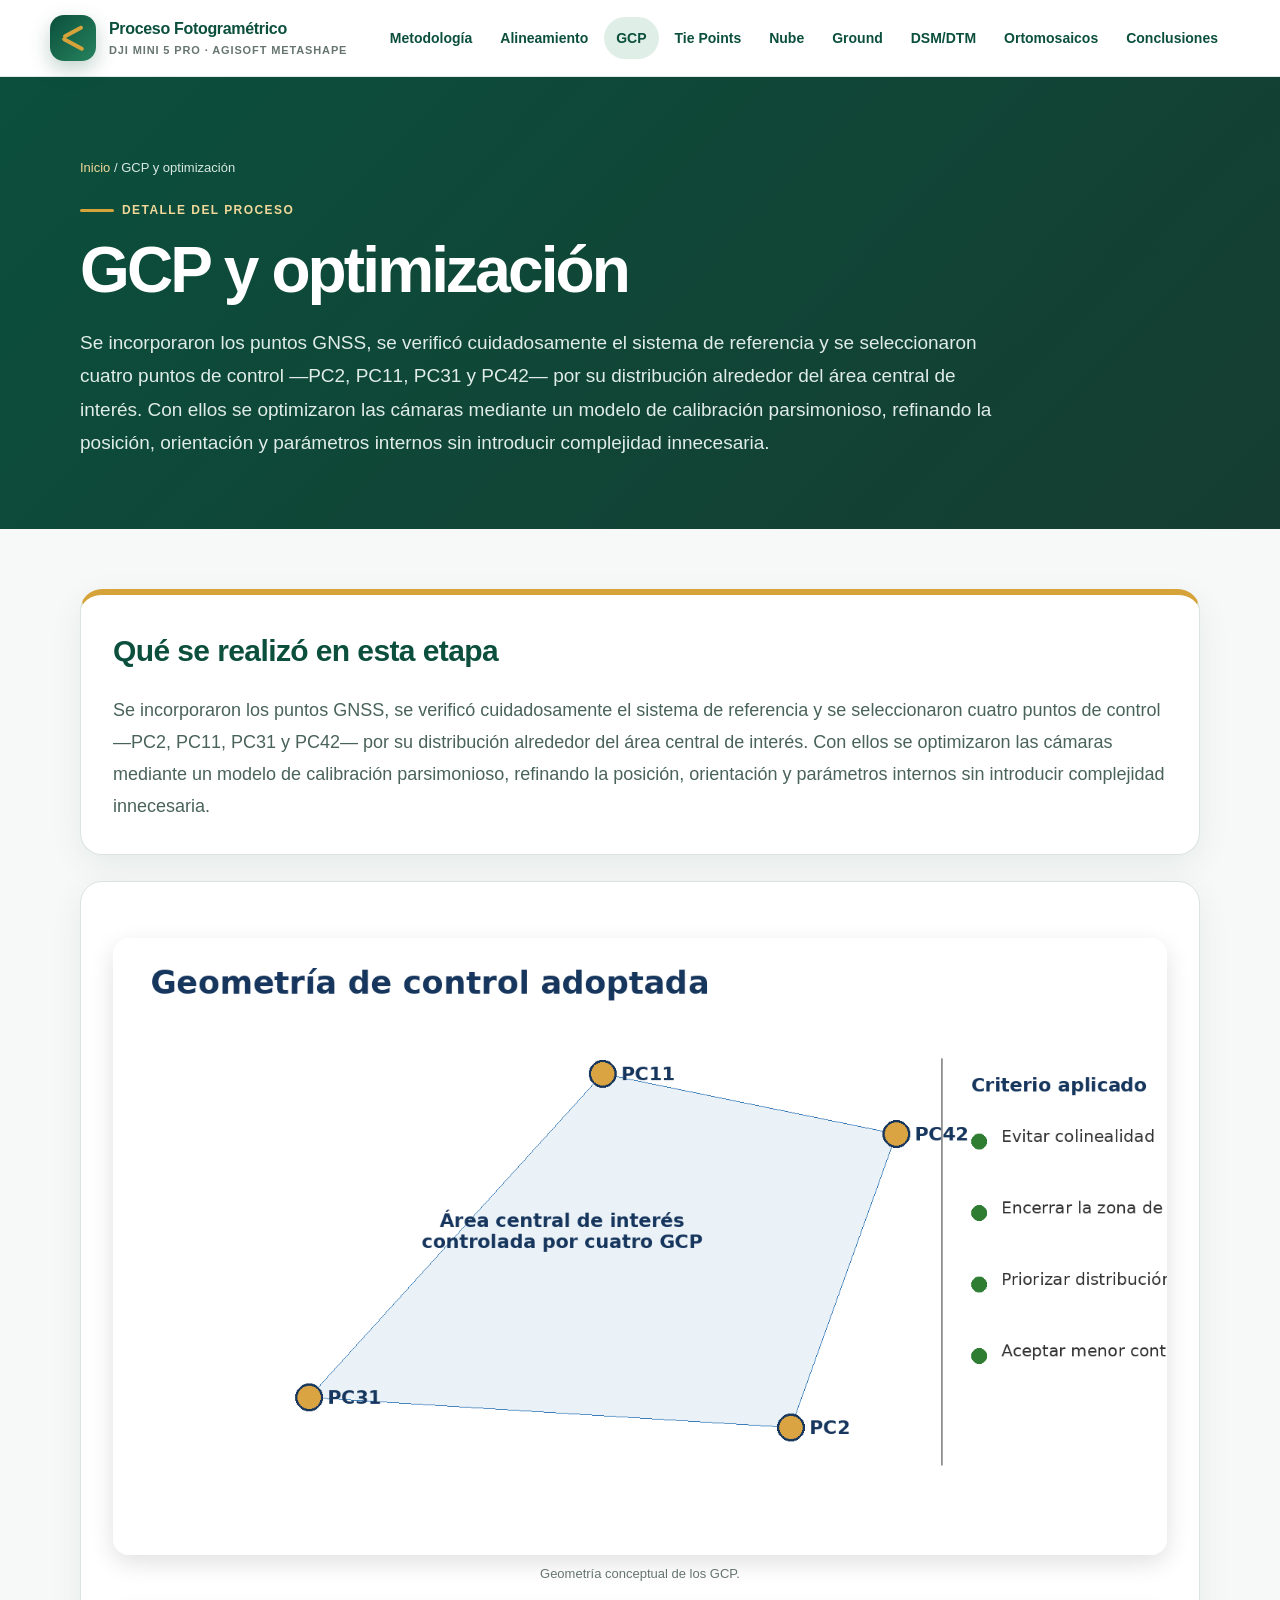
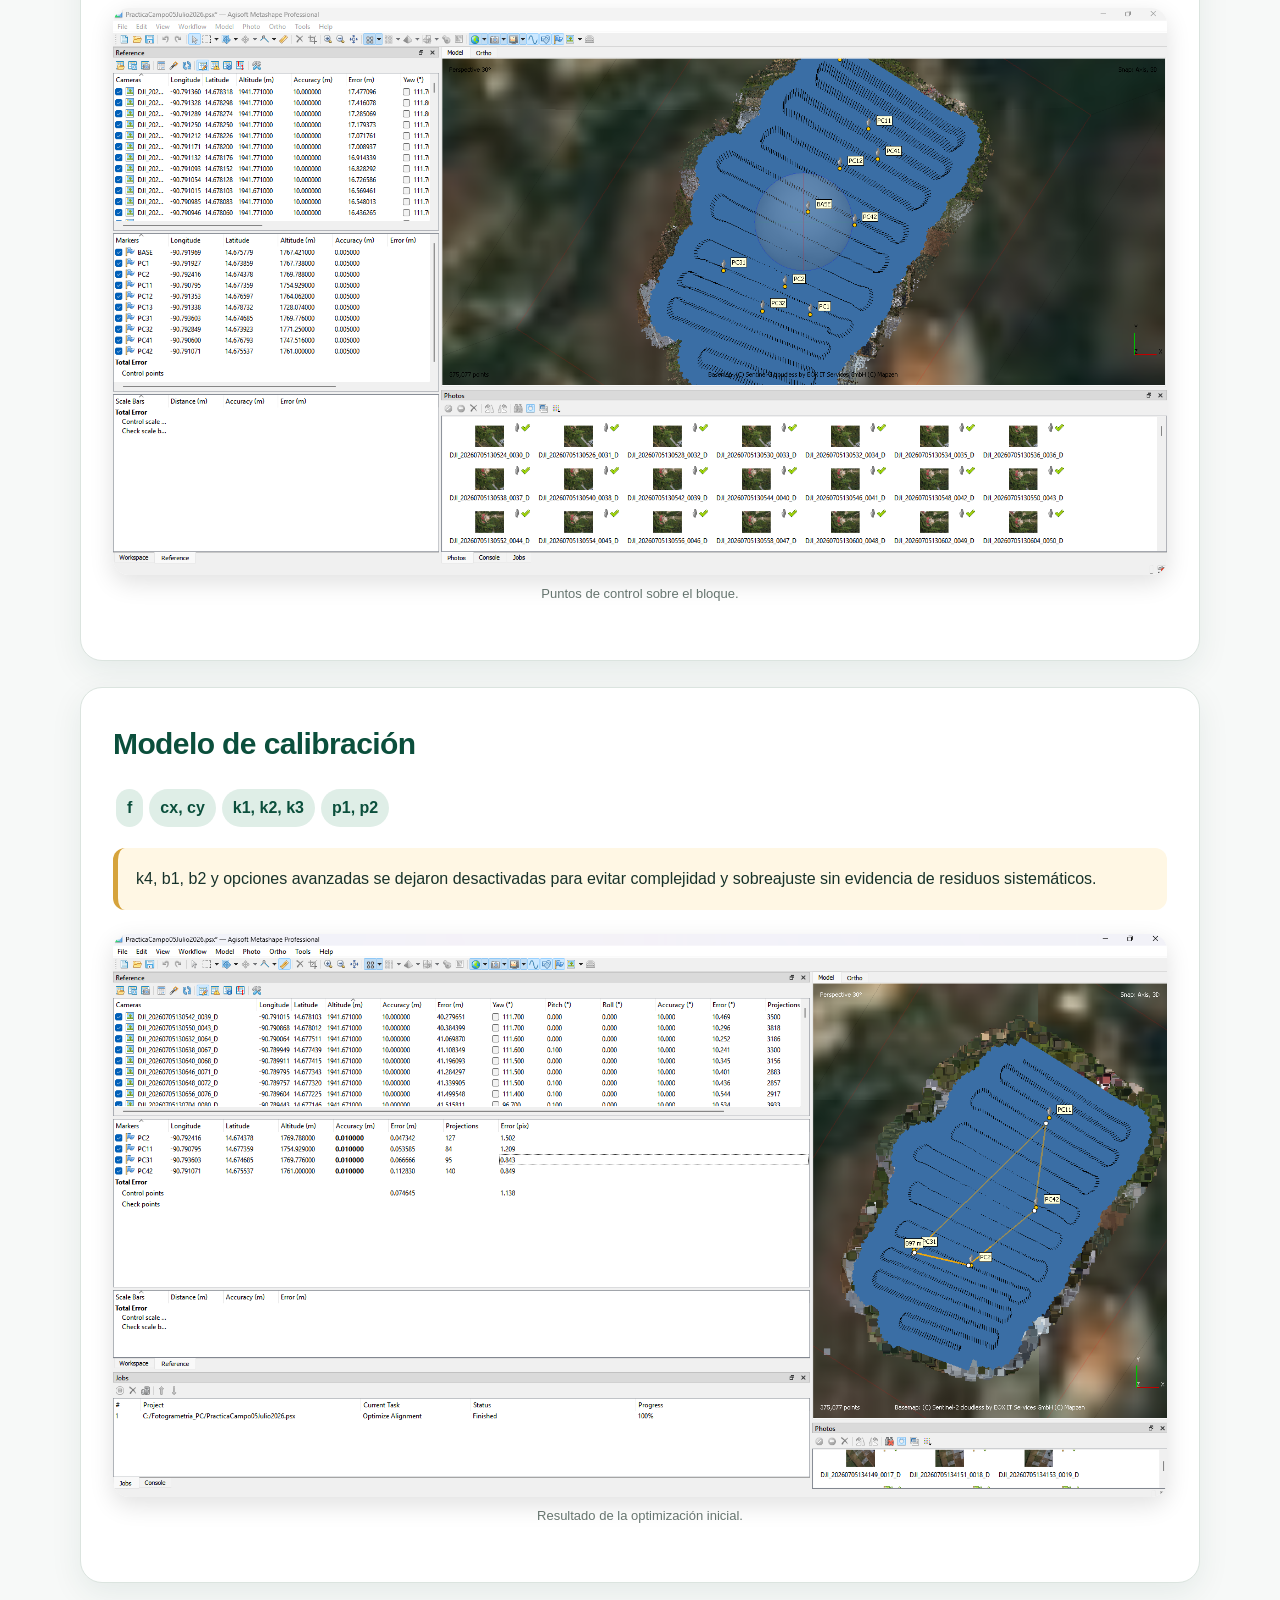
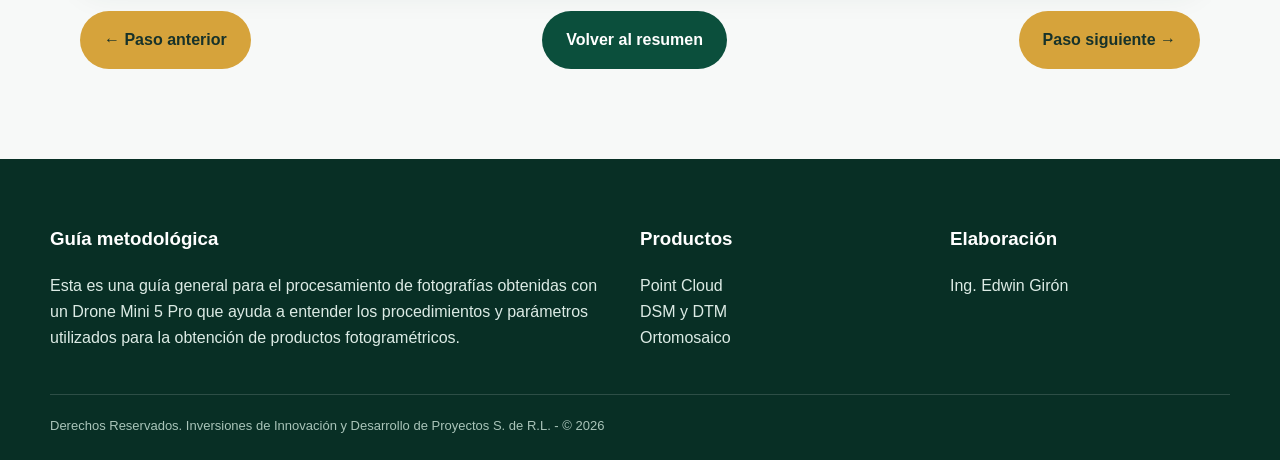
<file: 03_control.html>
<!DOCTYPE html>
<html lang="es"><head><meta charset="utf-8"/><meta content="width=device-width,initial-scale=1" name="viewport"/><title>GCP y optimización | Proceso Fotogramétrico</title><meta content="Cuatro puntos controlaron el área central de interés y evitaron una configuración colineal." name="description"/><link href="styles.css" rel="stylesheet"/><script defer="True" src="script.js"></script></head><body><header class="site-header"><div class="container navbar"><a class="brand" href="index.html"><span class="brand-mark"></span><span>Proceso Fotogramétrico<small>DJI Mini 5 Pro · Agisoft Metashape</small></span></a><nav class="nav-links"><a class="" href="01_metodologia.html">Metodología</a><a class="" href="02_alineamiento.html">Alineamiento</a><a class="active" href="03_control.html">GCP</a><a class="" href="04_limpieza.html">Tie Points</a><a class="" href="05_nube.html">Nube</a><a class="" href="06_clasificacion.html">Ground</a><a class="" href="07_elevacion.html">DSM/DTM</a><a class="" href="08_ortomosaico.html">Ortomosaicos</a><a class="" href="09_conclusiones.html">Conclusiones</a></nav></div></header><section class="detail-hero"><div class="container"><div class="breadcrumb"><a href="index.html">Inicio</a> / GCP y optimización</div><span class="eyebrow">Detalle del proceso</span><h1>GCP y optimización</h1><p>Se incorporaron los puntos GNSS, se verificó cuidadosamente el sistema de referencia y se seleccionaron cuatro puntos de control —PC2, PC11, PC31 y PC42— por su distribución alrededor del área central de interés. Con ellos se optimizaron las cámaras mediante un modelo de calibración parsimonioso, refinando la posición, orientación y parámetros internos sin introducir complejidad innecesaria.</p></div></section><main class="detail-main"><div class="container"><section class="content-card overview-card"><h2>Qué se realizó en esta etapa</h2><p>Se incorporaron los puntos GNSS, se verificó cuidadosamente el sistema de referencia y se seleccionaron cuatro puntos de control —PC2, PC11, PC31 y PC42— por su distribución alrededor del área central de interés. Con ellos se optimizaron las cámaras mediante un modelo de calibración parsimonioso, refinando la posición, orientación y parámetros internos sin introducir complejidad innecesaria.</p></section><section class="content-card"><div class="figure"><img alt="Geometría conceptual de los GCP." class="zoomable" src="assets/geometria_gcp.png" tabindex="0" title="Haz clic para ampliar"/><div class="caption">Geometría conceptual de los GCP.</div></div><div class="figure"><img alt="Puntos de control sobre el bloque." class="zoomable" src="assets/captura_13.png" tabindex="0" title="Haz clic para ampliar"/><div class="caption">Puntos de control sobre el bloque.</div></div></section><section class="content-card"><h2>Modelo de calibración</h2><p><span class="pill">f</span><span class="pill">cx, cy</span><span class="pill">k1, k2, k3</span><span class="pill">p1, p2</span></p><div class="callout">k4, b1, b2 y opciones avanzadas se dejaron desactivadas para evitar complejidad y sobreajuste sin evidencia de residuos sistemáticos.</div><div class="figure"><img alt="Resultado de la optimización inicial." class="zoomable" src="assets/captura_16.png" tabindex="0" title="Haz clic para ampliar"/><div class="caption">Resultado de la optimización inicial.</div></div></section><div class="detail-actions"><a class="btn alt" href="02_alineamiento.html">← Paso anterior</a><a class="btn" href="index.html#etapas">Volver al resumen</a><a class="btn alt" href="04_limpieza.html">Paso siguiente →</a></div></div></main><footer class="site-footer"><div class="container"><div class="footer-grid"><div><h3>Guía metodológica</h3><p>Esta es una guía general para el procesamiento de fotografías obtenidas con un Drone Mini 5 Pro que ayuda a entender los procedimientos y parámetros utilizados para la obtención de productos fotogramétricos.</p></div><div><h3>Productos</h3><p>Point Cloud<br/>DSM y DTM<br/>Ortomosaico</p></div><div><h3>Elaboración</h3><p>Ing. Edwin Girón</p></div></div><div class="footer-note">Derechos Reservados. Inversiones de Innovación y Desarrollo de Proyectos S. de R.L. - © 2026</div></div></footer></body></html>
</file>
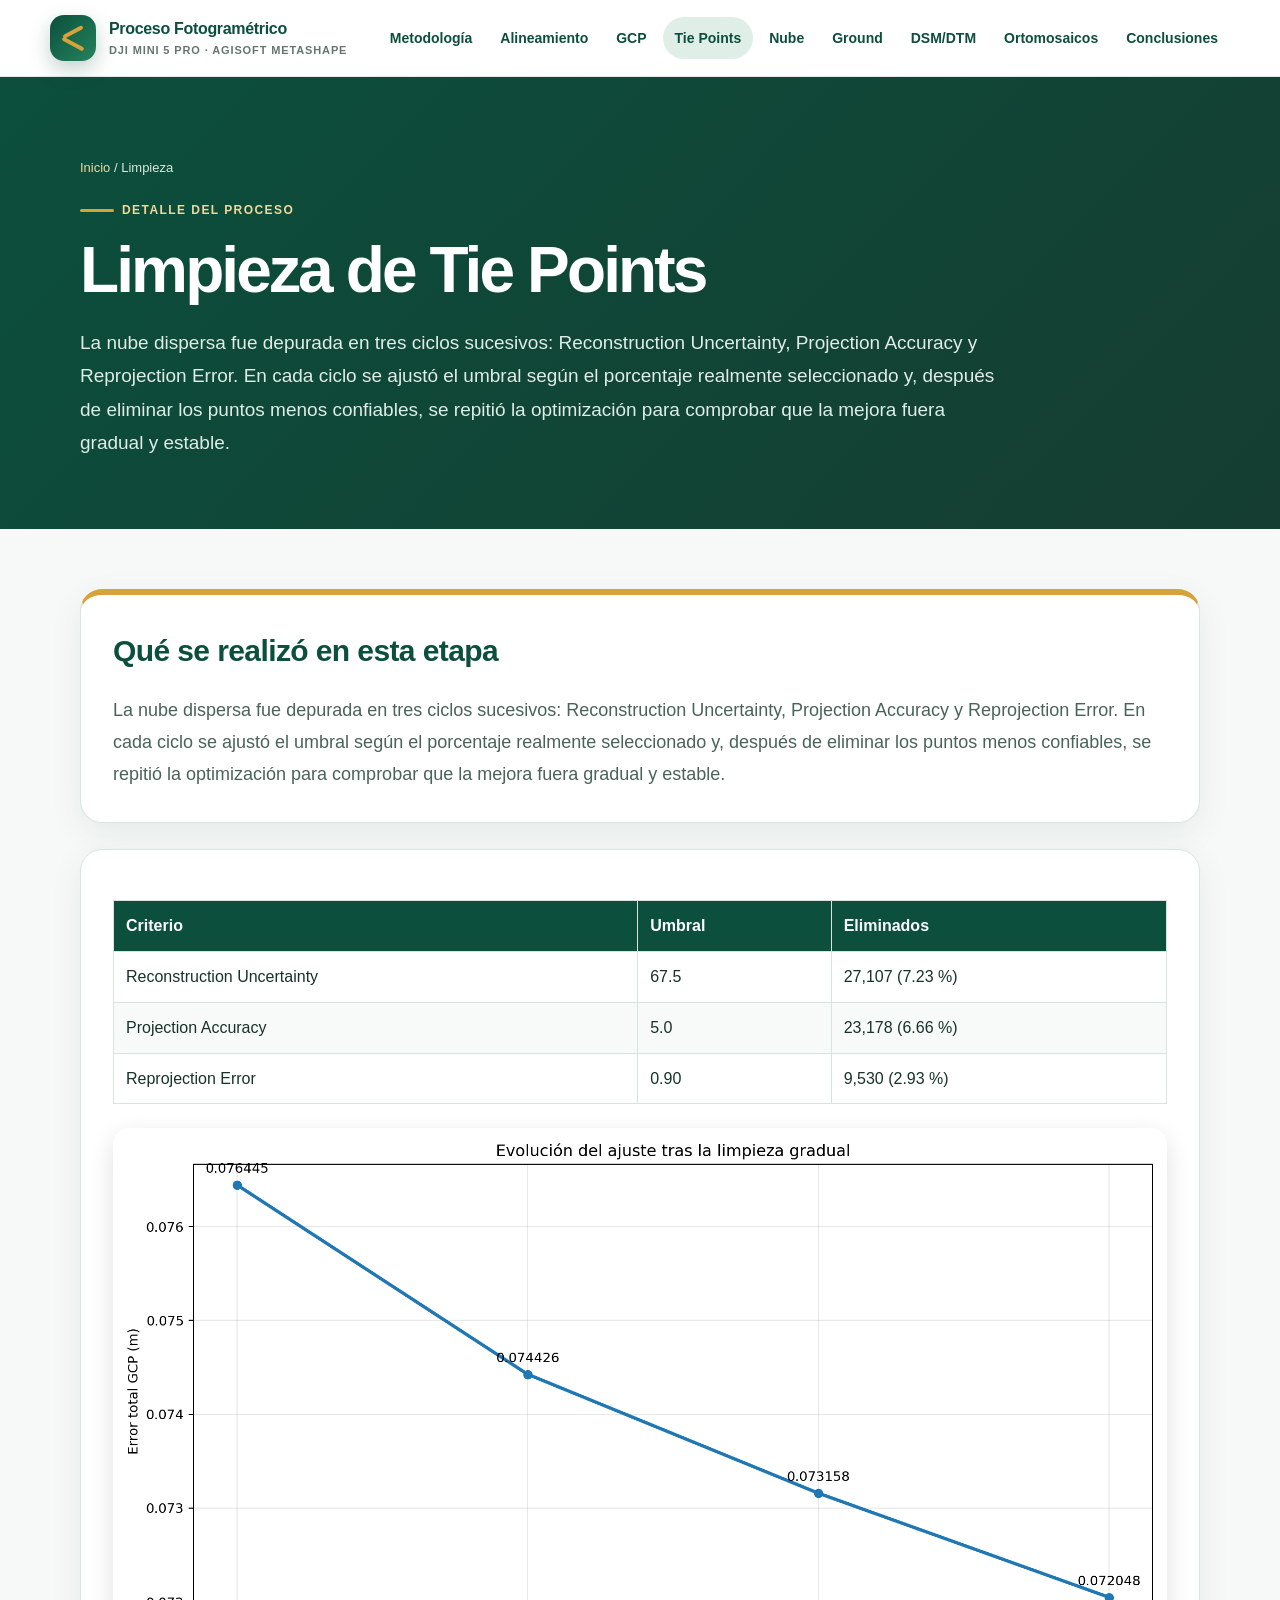
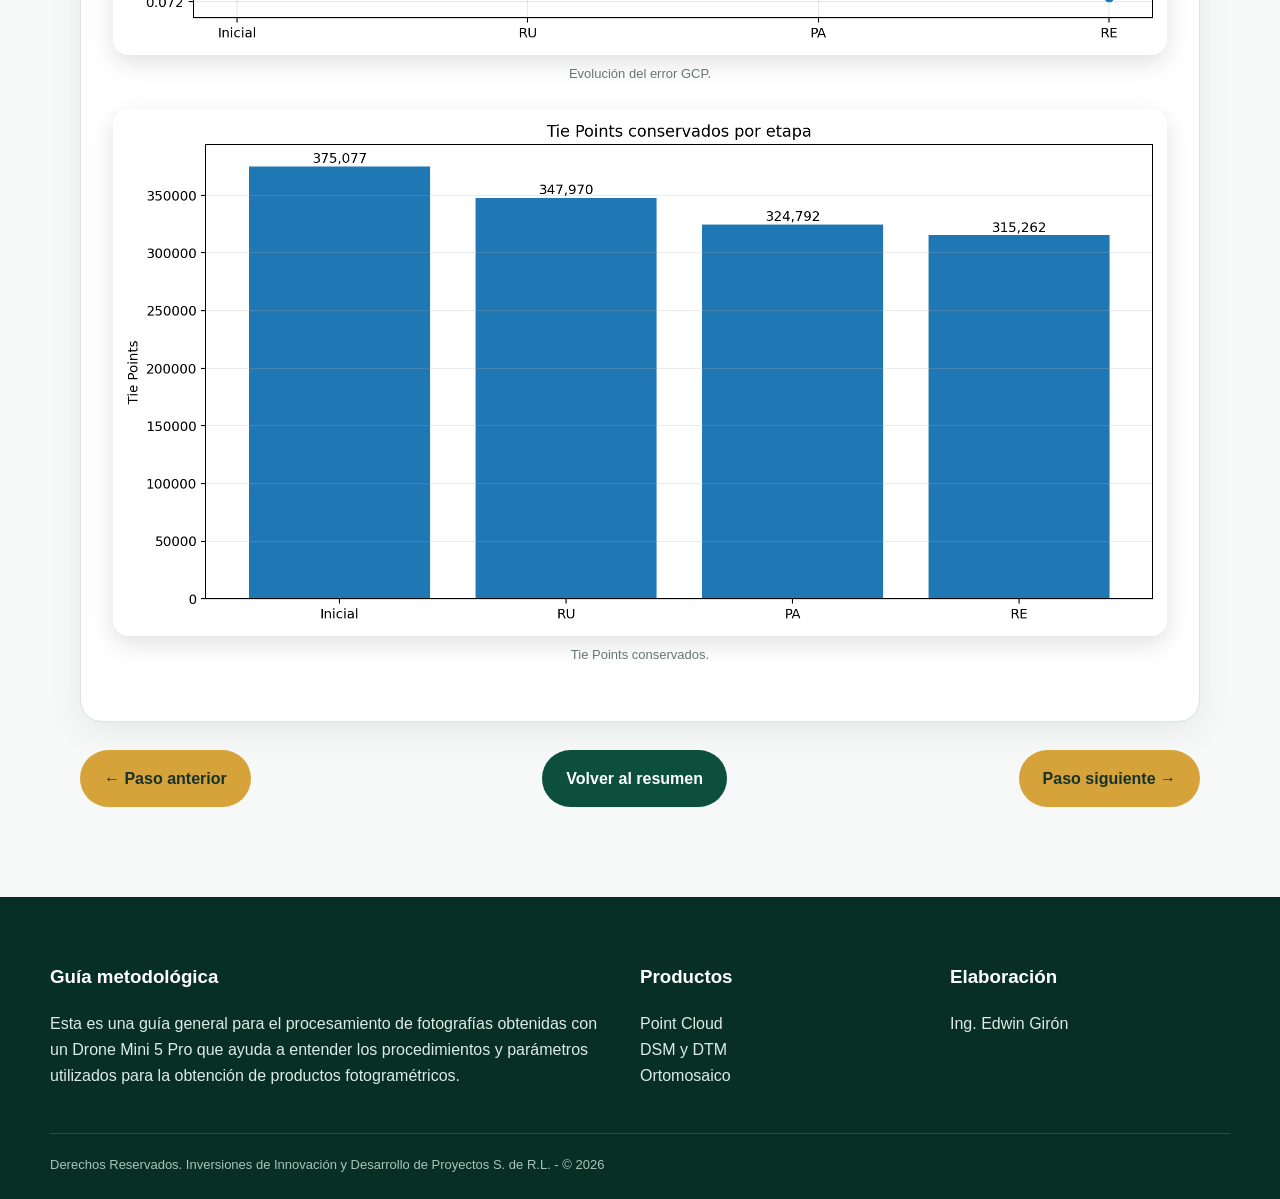
<file: 04_limpieza.html>
<!DOCTYPE html>
<html lang="es"><head><meta charset="utf-8"/><meta content="width=device-width,initial-scale=1" name="viewport"/><title>Limpieza | Proceso Fotogramétrico</title><meta content="Tres filtros sucesivos, optimizando después de cada eliminación." name="description"/><link href="styles.css" rel="stylesheet"/><script defer="True" src="script.js"></script></head><body><header class="site-header"><div class="container navbar"><a class="brand" href="index.html"><span class="brand-mark"></span><span>Proceso Fotogramétrico<small>DJI Mini 5 Pro · Agisoft Metashape</small></span></a><nav class="nav-links"><a class="" href="01_metodologia.html">Metodología</a><a class="" href="02_alineamiento.html">Alineamiento</a><a class="" href="03_control.html">GCP</a><a class="active" href="04_limpieza.html">Tie Points</a><a class="" href="05_nube.html">Nube</a><a class="" href="06_clasificacion.html">Ground</a><a class="" href="07_elevacion.html">DSM/DTM</a><a class="" href="08_ortomosaico.html">Ortomosaicos</a><a class="" href="09_conclusiones.html">Conclusiones</a></nav></div></header><section class="detail-hero"><div class="container"><div class="breadcrumb"><a href="index.html">Inicio</a> / Limpieza</div><span class="eyebrow">Detalle del proceso</span><h1>Limpieza de Tie Points</h1><p>La nube dispersa fue depurada en tres ciclos sucesivos: Reconstruction Uncertainty, Projection Accuracy y Reprojection Error. En cada ciclo se ajustó el umbral según el porcentaje realmente seleccionado y, después de eliminar los puntos menos confiables, se repitió la optimización para comprobar que la mejora fuera gradual y estable.</p></div></section><main class="detail-main"><div class="container"><section class="content-card overview-card"><h2>Qué se realizó en esta etapa</h2><p>La nube dispersa fue depurada en tres ciclos sucesivos: Reconstruction Uncertainty, Projection Accuracy y Reprojection Error. En cada ciclo se ajustó el umbral según el porcentaje realmente seleccionado y, después de eliminar los puntos menos confiables, se repitió la optimización para comprobar que la mejora fuera gradual y estable.</p></section><section class="content-card"><table class="table"><thead><tr><th>Criterio</th><th>Umbral</th><th>Eliminados</th></tr></thead><tbody><tr><td>Reconstruction Uncertainty</td><td>67.5</td><td>27,107 (7.23 %)</td></tr><tr><td>Projection Accuracy</td><td>5.0</td><td>23,178 (6.66 %)</td></tr><tr><td>Reprojection Error</td><td>0.90</td><td>9,530 (2.93 %)</td></tr></tbody></table><div class="figure"><img alt="Evolución del error GCP." class="zoomable" src="assets/evolucion_error.png" tabindex="0" title="Haz clic para ampliar"/><div class="caption">Evolución del error GCP.</div></div><div class="figure"><img alt="Tie Points conservados." class="zoomable" src="assets/evolucion_tiepoints.png" tabindex="0" title="Haz clic para ampliar"/><div class="caption">Tie Points conservados.</div></div></section><div class="detail-actions"><a class="btn alt" href="03_control.html">← Paso anterior</a><a class="btn" href="index.html#etapas">Volver al resumen</a><a class="btn alt" href="05_nube.html">Paso siguiente →</a></div></div></main><footer class="site-footer"><div class="container"><div class="footer-grid"><div><h3>Guía metodológica</h3><p>Esta es una guía general para el procesamiento de fotografías obtenidas con un Drone Mini 5 Pro que ayuda a entender los procedimientos y parámetros utilizados para la obtención de productos fotogramétricos.</p></div><div><h3>Productos</h3><p>Point Cloud<br/>DSM y DTM<br/>Ortomosaico</p></div><div><h3>Elaboración</h3><p>Ing. Edwin Girón</p></div></div><div class="footer-note">Derechos Reservados. Inversiones de Innovación y Desarrollo de Proyectos S. de R.L. - © 2026</div></div></footer></body></html>
</file>
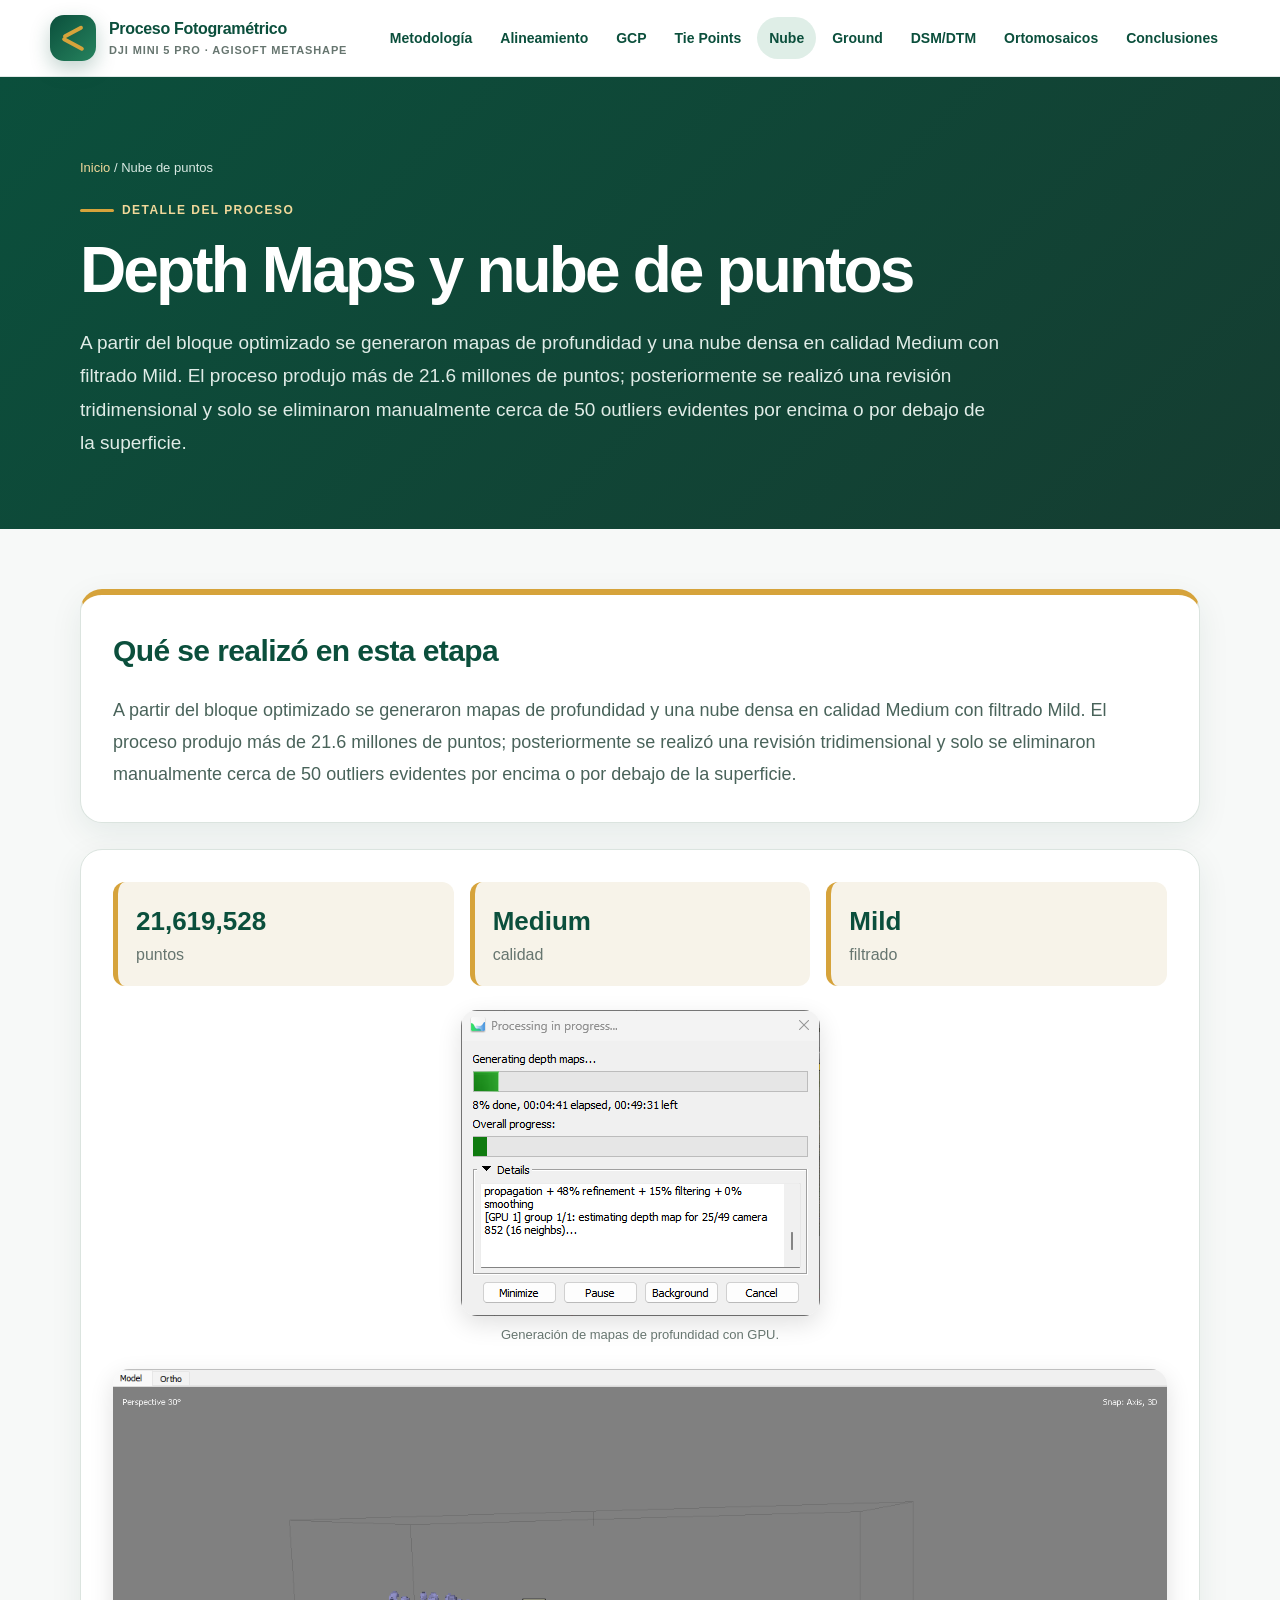
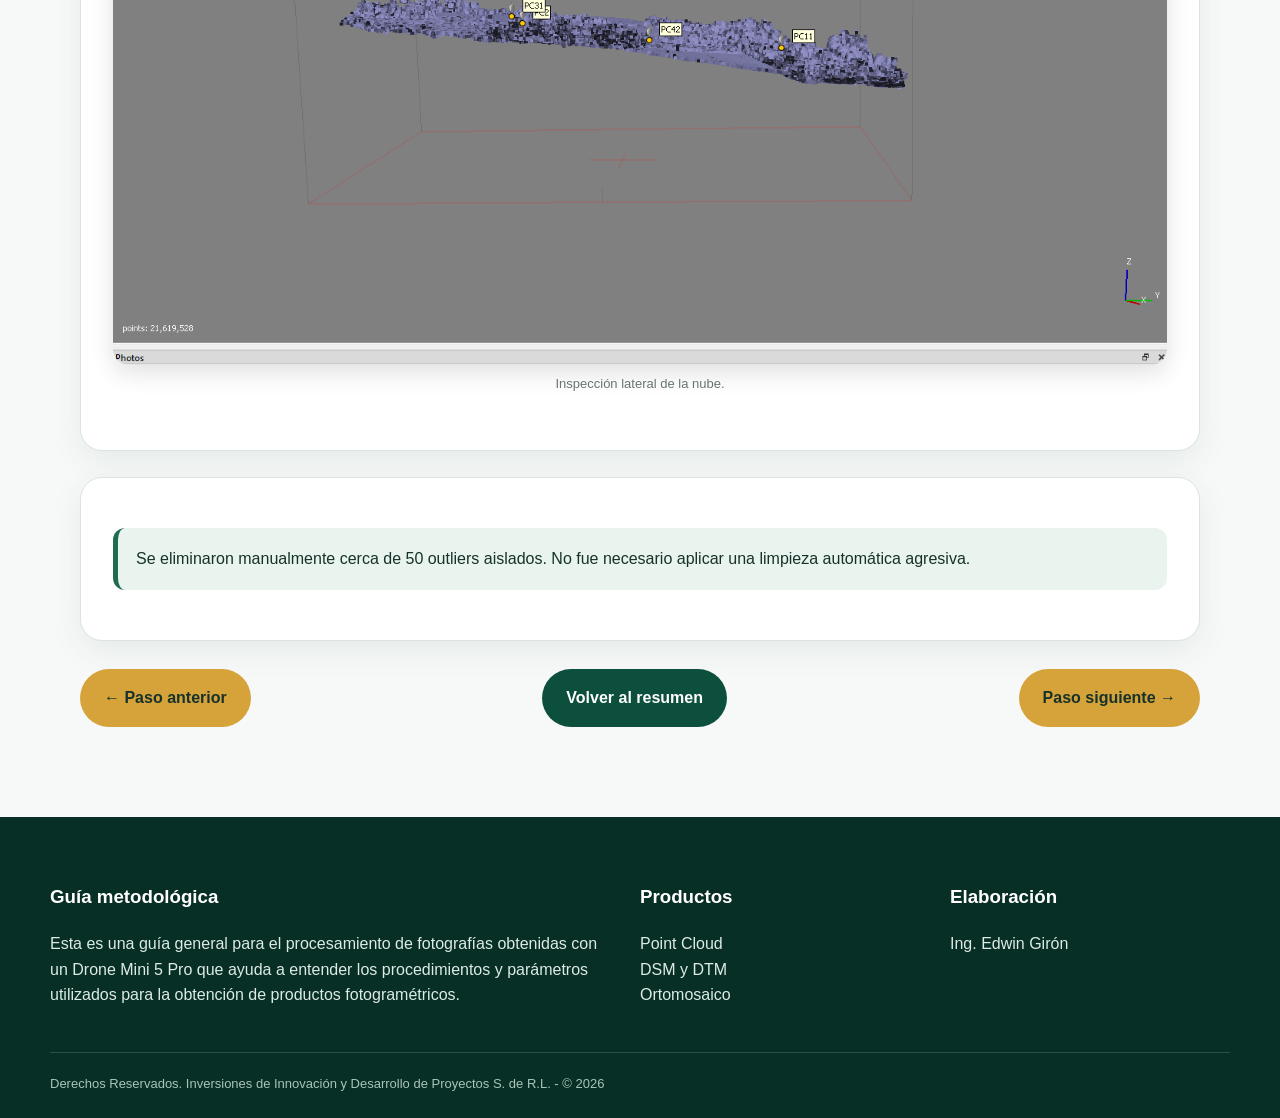
<file: 05_nube.html>
<!DOCTYPE html>
<html lang="es"><head><meta charset="utf-8"/><meta content="width=device-width,initial-scale=1" name="viewport"/><title>Nube de puntos | Proceso Fotogramétrico</title><meta content="Reconstrucción en calidad Medium con filtrado Mild." name="description"/><link href="styles.css" rel="stylesheet"/><script defer="True" src="script.js"></script></head><body><header class="site-header"><div class="container navbar"><a class="brand" href="index.html"><span class="brand-mark"></span><span>Proceso Fotogramétrico<small>DJI Mini 5 Pro · Agisoft Metashape</small></span></a><nav class="nav-links"><a class="" href="01_metodologia.html">Metodología</a><a class="" href="02_alineamiento.html">Alineamiento</a><a class="" href="03_control.html">GCP</a><a class="" href="04_limpieza.html">Tie Points</a><a class="active" href="05_nube.html">Nube</a><a class="" href="06_clasificacion.html">Ground</a><a class="" href="07_elevacion.html">DSM/DTM</a><a class="" href="08_ortomosaico.html">Ortomosaicos</a><a class="" href="09_conclusiones.html">Conclusiones</a></nav></div></header><section class="detail-hero"><div class="container"><div class="breadcrumb"><a href="index.html">Inicio</a> / Nube de puntos</div><span class="eyebrow">Detalle del proceso</span><h1>Depth Maps y nube de puntos</h1><p>A partir del bloque optimizado se generaron mapas de profundidad y una nube densa en calidad Medium con filtrado Mild. El proceso produjo más de 21.6 millones de puntos; posteriormente se realizó una revisión tridimensional y solo se eliminaron manualmente cerca de 50 outliers evidentes por encima o por debajo de la superficie.</p></div></section><main class="detail-main"><div class="container"><section class="content-card overview-card"><h2>Qué se realizó en esta etapa</h2><p>A partir del bloque optimizado se generaron mapas de profundidad y una nube densa en calidad Medium con filtrado Mild. El proceso produjo más de 21.6 millones de puntos; posteriormente se realizó una revisión tridimensional y solo se eliminaron manualmente cerca de 50 outliers evidentes por encima o por debajo de la superficie.</p></section><section class="content-card"><div class="grid"><div class="metric"><b>21,619,528</b>puntos</div><div class="metric"><b>Medium</b>calidad</div><div class="metric"><b>Mild</b>filtrado</div></div><div class="figure"><img alt="Generación de mapas de profundidad con GPU." class="zoomable" src="assets/captura_29.png" tabindex="0" title="Haz clic para ampliar"/><div class="caption">Generación de mapas de profundidad con GPU.</div></div><div class="figure"><img alt="Inspección lateral de la nube." class="zoomable" src="assets/captura_30.png" tabindex="0" title="Haz clic para ampliar"/><div class="caption">Inspección lateral de la nube.</div></div></section><section class="content-card"><div class="callout good">Se eliminaron manualmente cerca de 50 outliers aislados. No fue necesario aplicar una limpieza automática agresiva.</div></section><div class="detail-actions"><a class="btn alt" href="04_limpieza.html">← Paso anterior</a><a class="btn" href="index.html#etapas">Volver al resumen</a><a class="btn alt" href="06_clasificacion.html">Paso siguiente →</a></div></div></main><footer class="site-footer"><div class="container"><div class="footer-grid"><div><h3>Guía metodológica</h3><p>Esta es una guía general para el procesamiento de fotografías obtenidas con un Drone Mini 5 Pro que ayuda a entender los procedimientos y parámetros utilizados para la obtención de productos fotogramétricos.</p></div><div><h3>Productos</h3><p>Point Cloud<br/>DSM y DTM<br/>Ortomosaico</p></div><div><h3>Elaboración</h3><p>Ing. Edwin Girón</p></div></div><div class="footer-note">Derechos Reservados. Inversiones de Innovación y Desarrollo de Proyectos S. de R.L. - © 2026</div></div></footer></body></html>
</file>
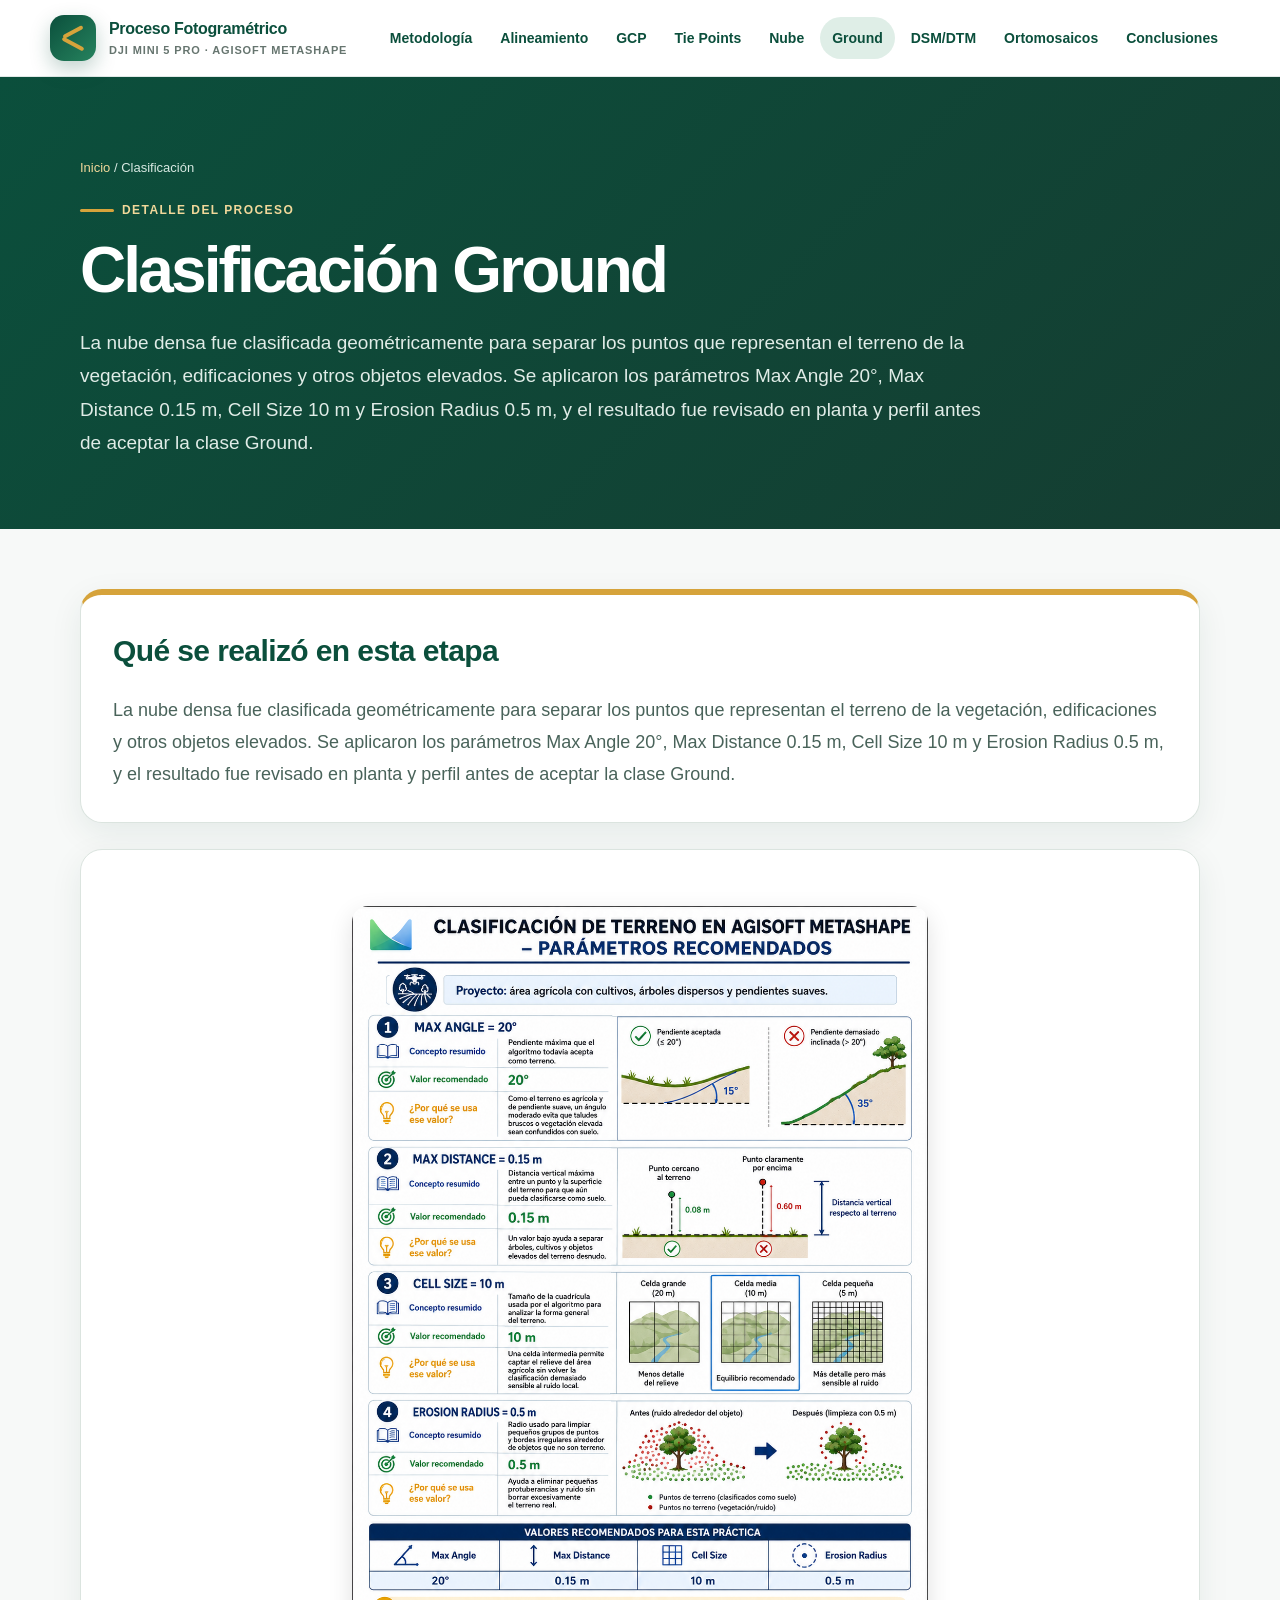
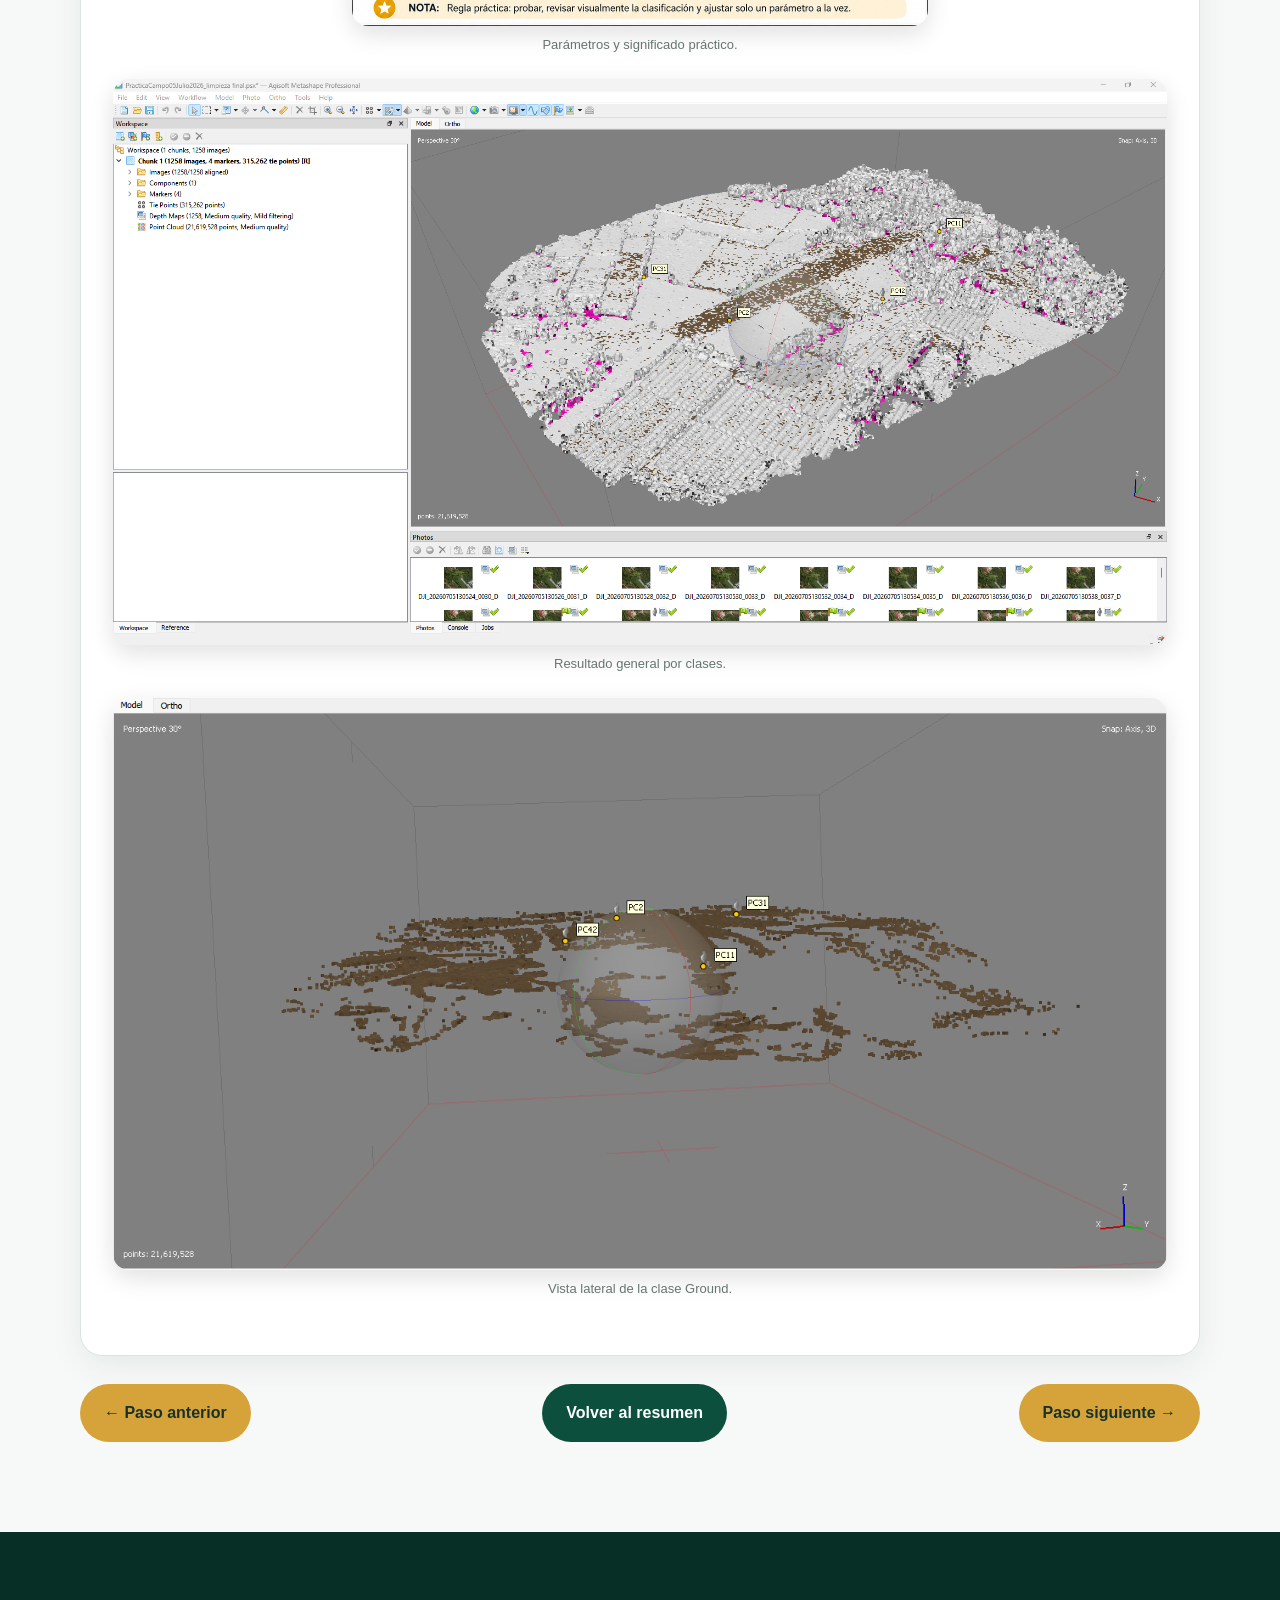
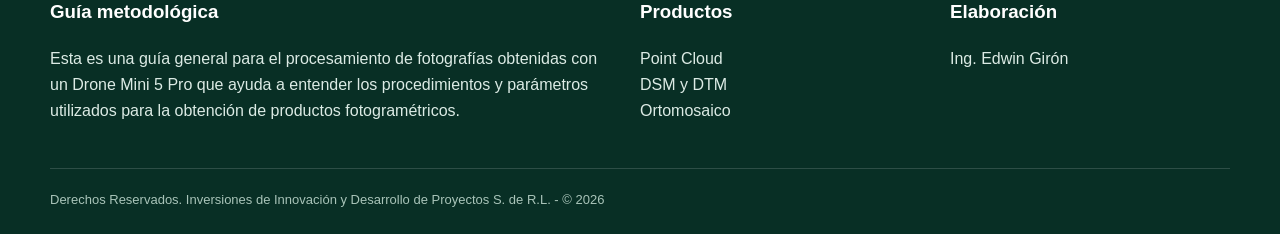
<file: 06_clasificacion.html>
<!DOCTYPE html>
<html lang="es"><head><meta charset="utf-8"/><meta content="width=device-width,initial-scale=1" name="viewport"/><title>Clasificación | Proceso Fotogramétrico</title><meta content="El algoritmo evaluó geometría, pendiente, distancia vertical y continuidad de la superficie." name="description"/><link href="styles.css" rel="stylesheet"/><script defer="True" src="script.js"></script></head><body><header class="site-header"><div class="container navbar"><a class="brand" href="index.html"><span class="brand-mark"></span><span>Proceso Fotogramétrico<small>DJI Mini 5 Pro · Agisoft Metashape</small></span></a><nav class="nav-links"><a class="" href="01_metodologia.html">Metodología</a><a class="" href="02_alineamiento.html">Alineamiento</a><a class="" href="03_control.html">GCP</a><a class="" href="04_limpieza.html">Tie Points</a><a class="" href="05_nube.html">Nube</a><a class="active" href="06_clasificacion.html">Ground</a><a class="" href="07_elevacion.html">DSM/DTM</a><a class="" href="08_ortomosaico.html">Ortomosaicos</a><a class="" href="09_conclusiones.html">Conclusiones</a></nav></div></header><section class="detail-hero"><div class="container"><div class="breadcrumb"><a href="index.html">Inicio</a> / Clasificación</div><span class="eyebrow">Detalle del proceso</span><h1>Clasificación Ground</h1><p>La nube densa fue clasificada geométricamente para separar los puntos que representan el terreno de la vegetación, edificaciones y otros objetos elevados. Se aplicaron los parámetros Max Angle 20°, Max Distance 0.15 m, Cell Size 10 m y Erosion Radius 0.5 m, y el resultado fue revisado en planta y perfil antes de aceptar la clase Ground.</p></div></section><main class="detail-main"><div class="container"><section class="content-card overview-card"><h2>Qué se realizó en esta etapa</h2><p>La nube densa fue clasificada geométricamente para separar los puntos que representan el terreno de la vegetación, edificaciones y otros objetos elevados. Se aplicaron los parámetros Max Angle 20°, Max Distance 0.15 m, Cell Size 10 m y Erosion Radius 0.5 m, y el resultado fue revisado en planta y perfil antes de aceptar la clase Ground.</p></section><section class="content-card"><div class="figure"><img alt="Parámetros y significado práctico." class="zoomable" src="assets/infografia_clasificacion.png" tabindex="0" title="Haz clic para ampliar"/><div class="caption">Parámetros y significado práctico.</div></div><div class="figure"><img alt="Resultado general por clases." class="zoomable" src="assets/captura_33.png" tabindex="0" title="Haz clic para ampliar"/><div class="caption">Resultado general por clases.</div></div><div class="figure"><img alt="Vista lateral de la clase Ground." class="zoomable" src="assets/captura_34.png" tabindex="0" title="Haz clic para ampliar"/><div class="caption">Vista lateral de la clase Ground.</div></div></section><div class="detail-actions"><a class="btn alt" href="05_nube.html">← Paso anterior</a><a class="btn" href="index.html#etapas">Volver al resumen</a><a class="btn alt" href="07_elevacion.html">Paso siguiente →</a></div></div></main><footer class="site-footer"><div class="container"><div class="footer-grid"><div><h3>Guía metodológica</h3><p>Esta es una guía general para el procesamiento de fotografías obtenidas con un Drone Mini 5 Pro que ayuda a entender los procedimientos y parámetros utilizados para la obtención de productos fotogramétricos.</p></div><div><h3>Productos</h3><p>Point Cloud<br/>DSM y DTM<br/>Ortomosaico</p></div><div><h3>Elaboración</h3><p>Ing. Edwin Girón</p></div></div><div class="footer-note">Derechos Reservados. Inversiones de Innovación y Desarrollo de Proyectos S. de R.L. - © 2026</div></div></footer></body></html>
</file>
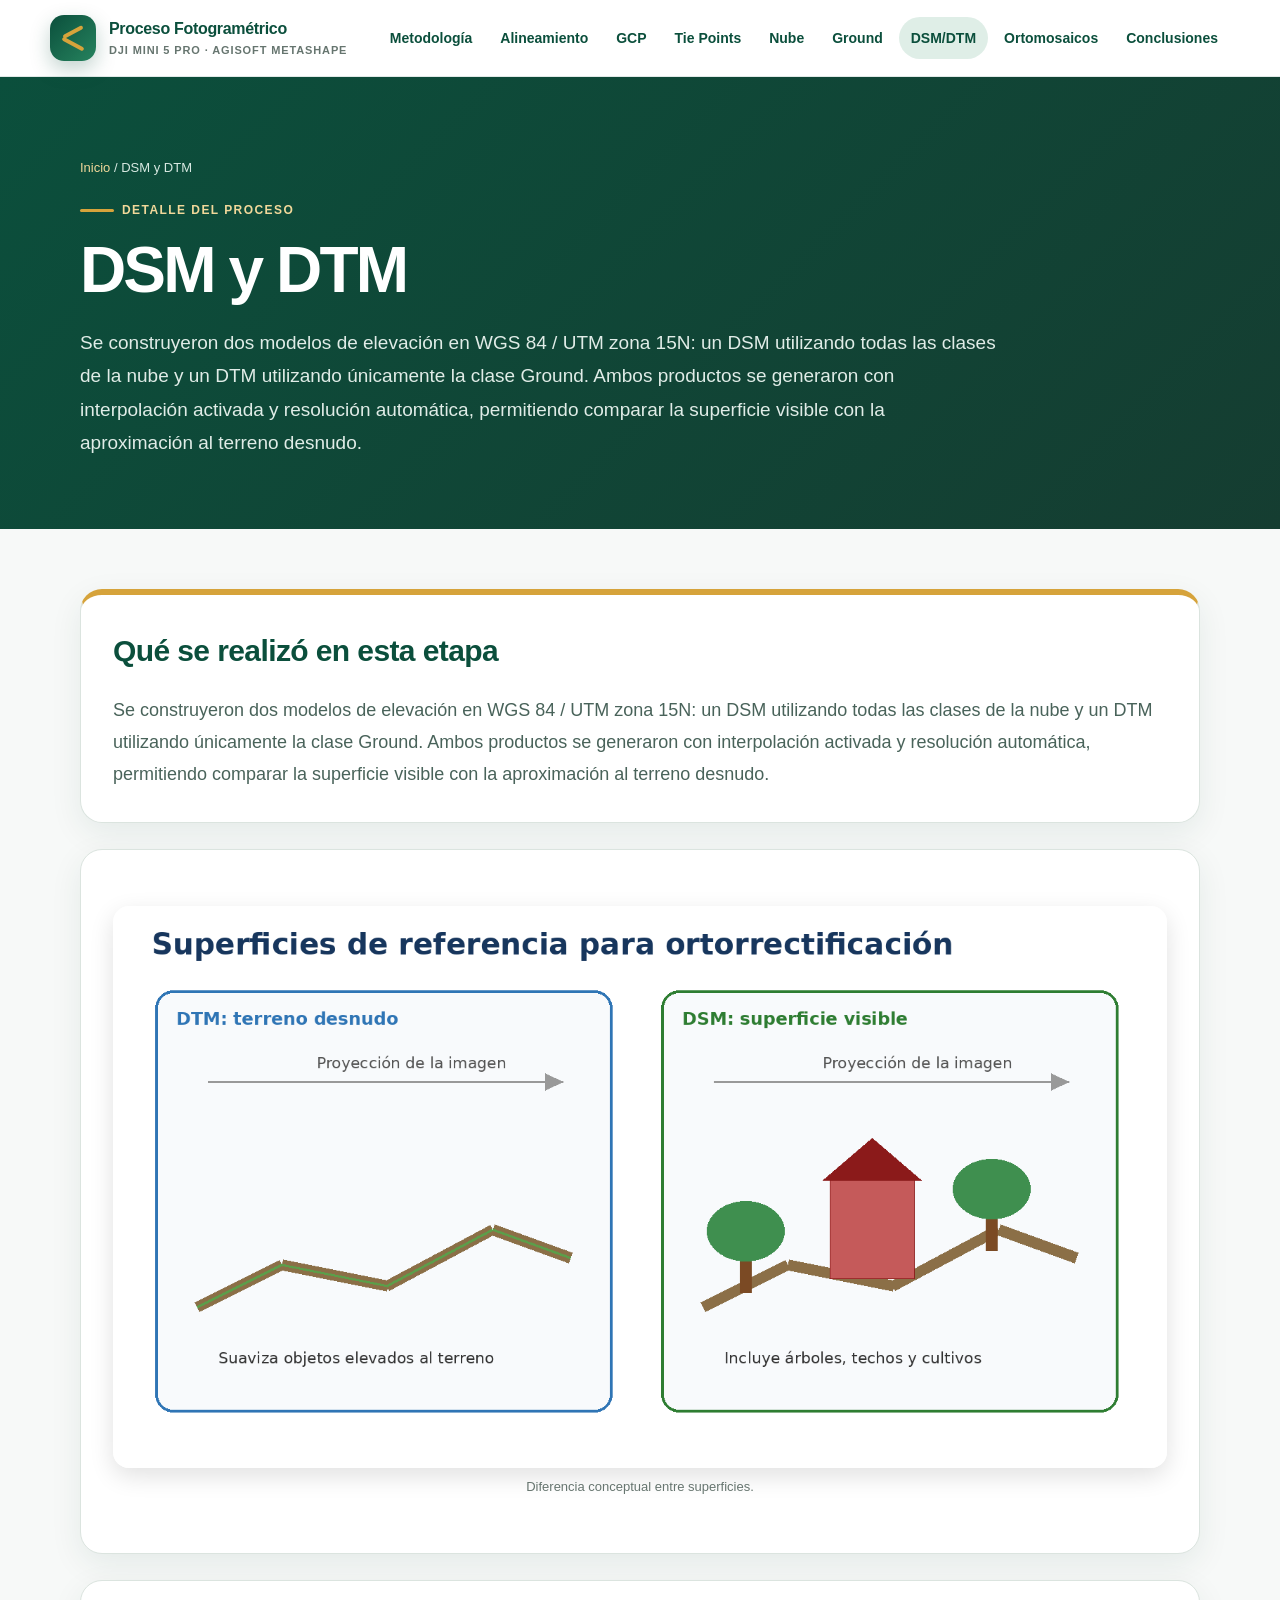
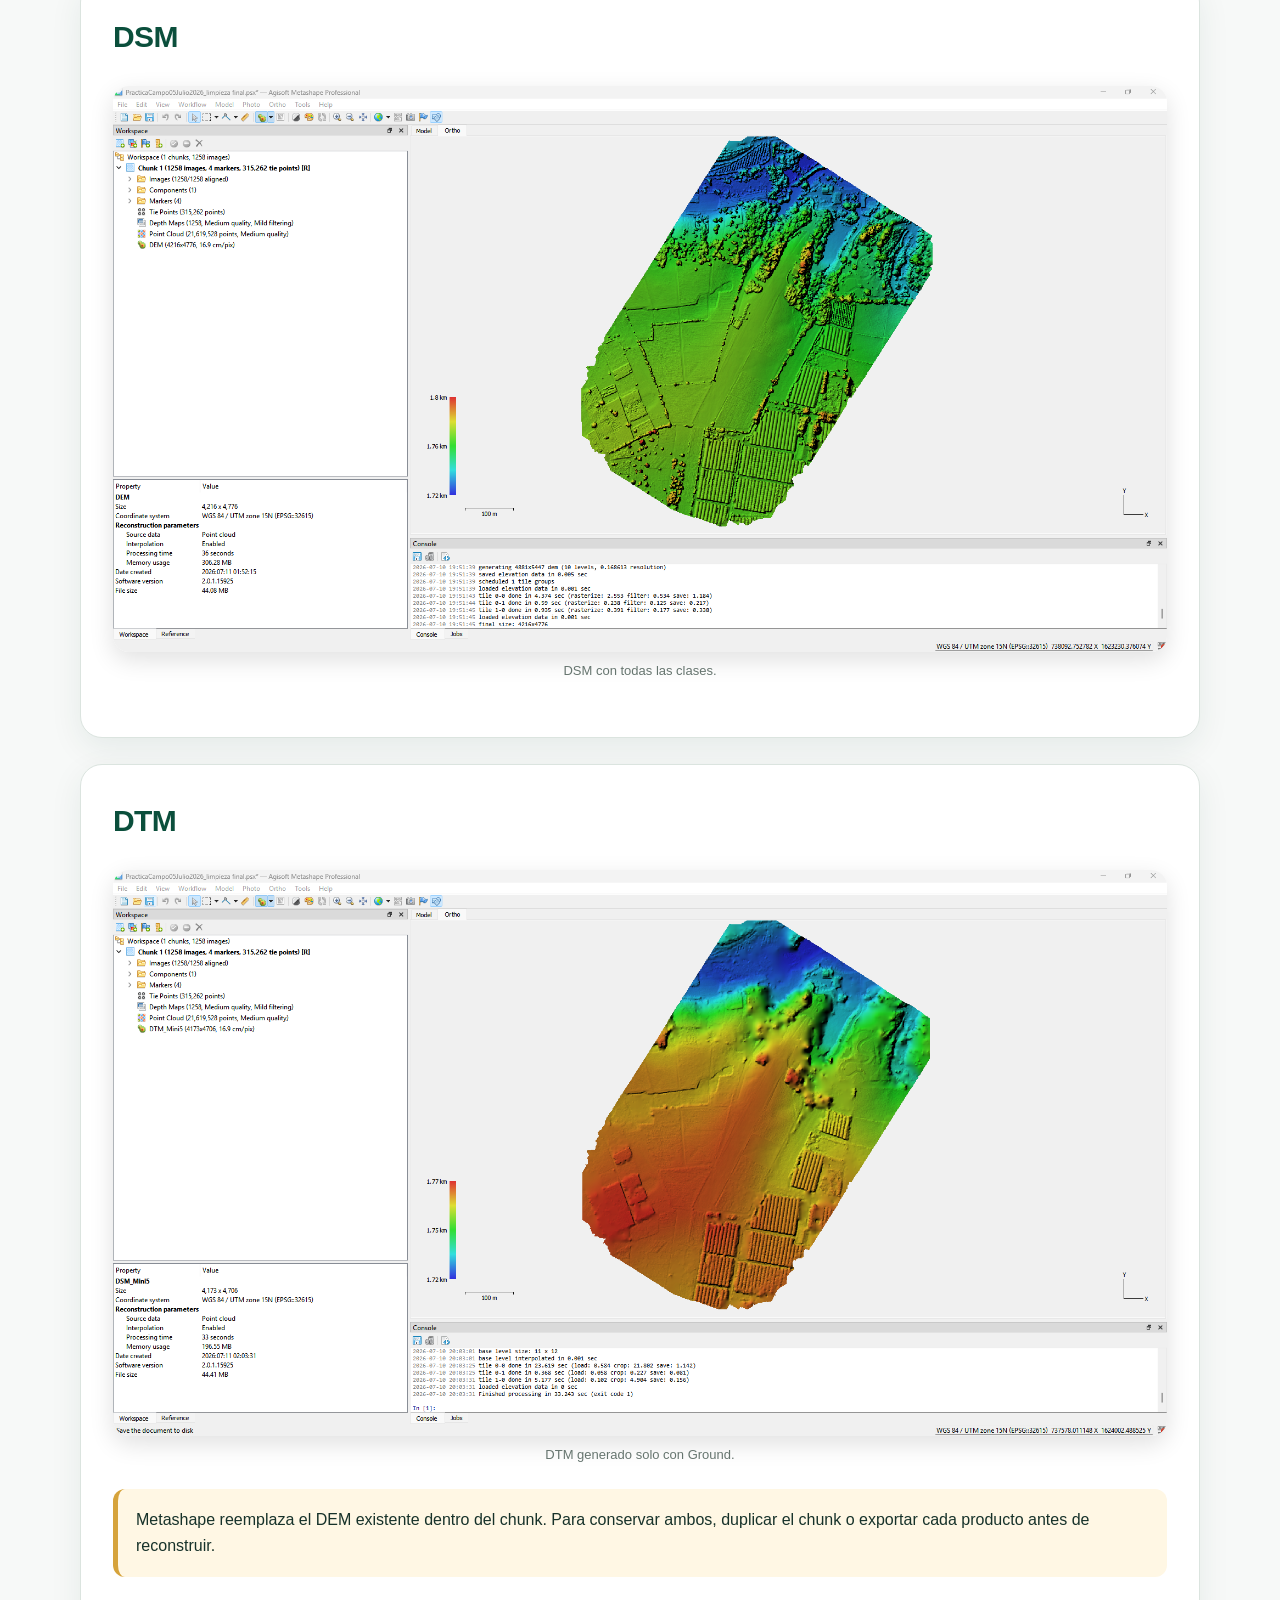
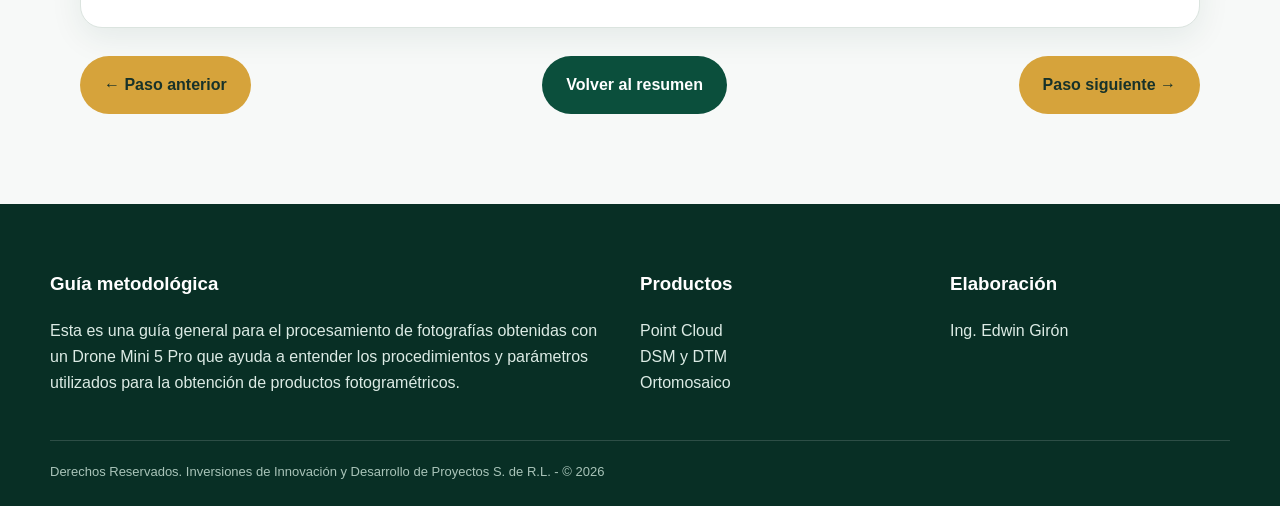
<file: 07_elevacion.html>
<!DOCTYPE html>
<html lang="es"><head><meta charset="utf-8"/><meta content="width=device-width,initial-scale=1" name="viewport"/><title>DSM y DTM | Proceso Fotogramétrico</title><meta content="Dos representaciones complementarias: superficie visible y terreno desnudo." name="description"/><link href="styles.css" rel="stylesheet"/><script defer="True" src="script.js"></script></head><body><header class="site-header"><div class="container navbar"><a class="brand" href="index.html"><span class="brand-mark"></span><span>Proceso Fotogramétrico<small>DJI Mini 5 Pro · Agisoft Metashape</small></span></a><nav class="nav-links"><a class="" href="01_metodologia.html">Metodología</a><a class="" href="02_alineamiento.html">Alineamiento</a><a class="" href="03_control.html">GCP</a><a class="" href="04_limpieza.html">Tie Points</a><a class="" href="05_nube.html">Nube</a><a class="" href="06_clasificacion.html">Ground</a><a class="active" href="07_elevacion.html">DSM/DTM</a><a class="" href="08_ortomosaico.html">Ortomosaicos</a><a class="" href="09_conclusiones.html">Conclusiones</a></nav></div></header><section class="detail-hero"><div class="container"><div class="breadcrumb"><a href="index.html">Inicio</a> / DSM y DTM</div><span class="eyebrow">Detalle del proceso</span><h1>DSM y DTM</h1><p>Se construyeron dos modelos de elevación en WGS 84 / UTM zona 15N: un DSM utilizando todas las clases de la nube y un DTM utilizando únicamente la clase Ground. Ambos productos se generaron con interpolación activada y resolución automática, permitiendo comparar la superficie visible con la aproximación al terreno desnudo.</p></div></section><main class="detail-main"><div class="container"><section class="content-card overview-card"><h2>Qué se realizó en esta etapa</h2><p>Se construyeron dos modelos de elevación en WGS 84 / UTM zona 15N: un DSM utilizando todas las clases de la nube y un DTM utilizando únicamente la clase Ground. Ambos productos se generaron con interpolación activada y resolución automática, permitiendo comparar la superficie visible con la aproximación al terreno desnudo.</p></section><section class="content-card"><div class="figure"><img alt="Diferencia conceptual entre superficies." class="zoomable" src="assets/dtm_dsm_esquema.png" tabindex="0" title="Haz clic para ampliar"/><div class="caption">Diferencia conceptual entre superficies.</div></div></section><section class="content-card"><h2>DSM</h2><div class="figure"><img alt="DSM con todas las clases." class="zoomable" src="assets/captura_37.png" tabindex="0" title="Haz clic para ampliar"/><div class="caption">DSM con todas las clases.</div></div></section><section class="content-card"><h2>DTM</h2><div class="figure"><img alt="DTM generado solo con Ground." class="zoomable" src="assets/captura_38.png" tabindex="0" title="Haz clic para ampliar"/><div class="caption">DTM generado solo con Ground.</div></div><div class="callout">Metashape reemplaza el DEM existente dentro del chunk. Para conservar ambos, duplicar el chunk o exportar cada producto antes de reconstruir.</div></section><div class="detail-actions"><a class="btn alt" href="06_clasificacion.html">← Paso anterior</a><a class="btn" href="index.html#etapas">Volver al resumen</a><a class="btn alt" href="08_ortomosaico.html">Paso siguiente →</a></div></div></main><footer class="site-footer"><div class="container"><div class="footer-grid"><div><h3>Guía metodológica</h3><p>Esta es una guía general para el procesamiento de fotografías obtenidas con un Drone Mini 5 Pro que ayuda a entender los procedimientos y parámetros utilizados para la obtención de productos fotogramétricos.</p></div><div><h3>Productos</h3><p>Point Cloud<br/>DSM y DTM<br/>Ortomosaico</p></div><div><h3>Elaboración</h3><p>Ing. Edwin Girón</p></div></div><div class="footer-note">Derechos Reservados. Inversiones de Innovación y Desarrollo de Proyectos S. de R.L. - © 2026</div></div></footer></body></html>
</file>
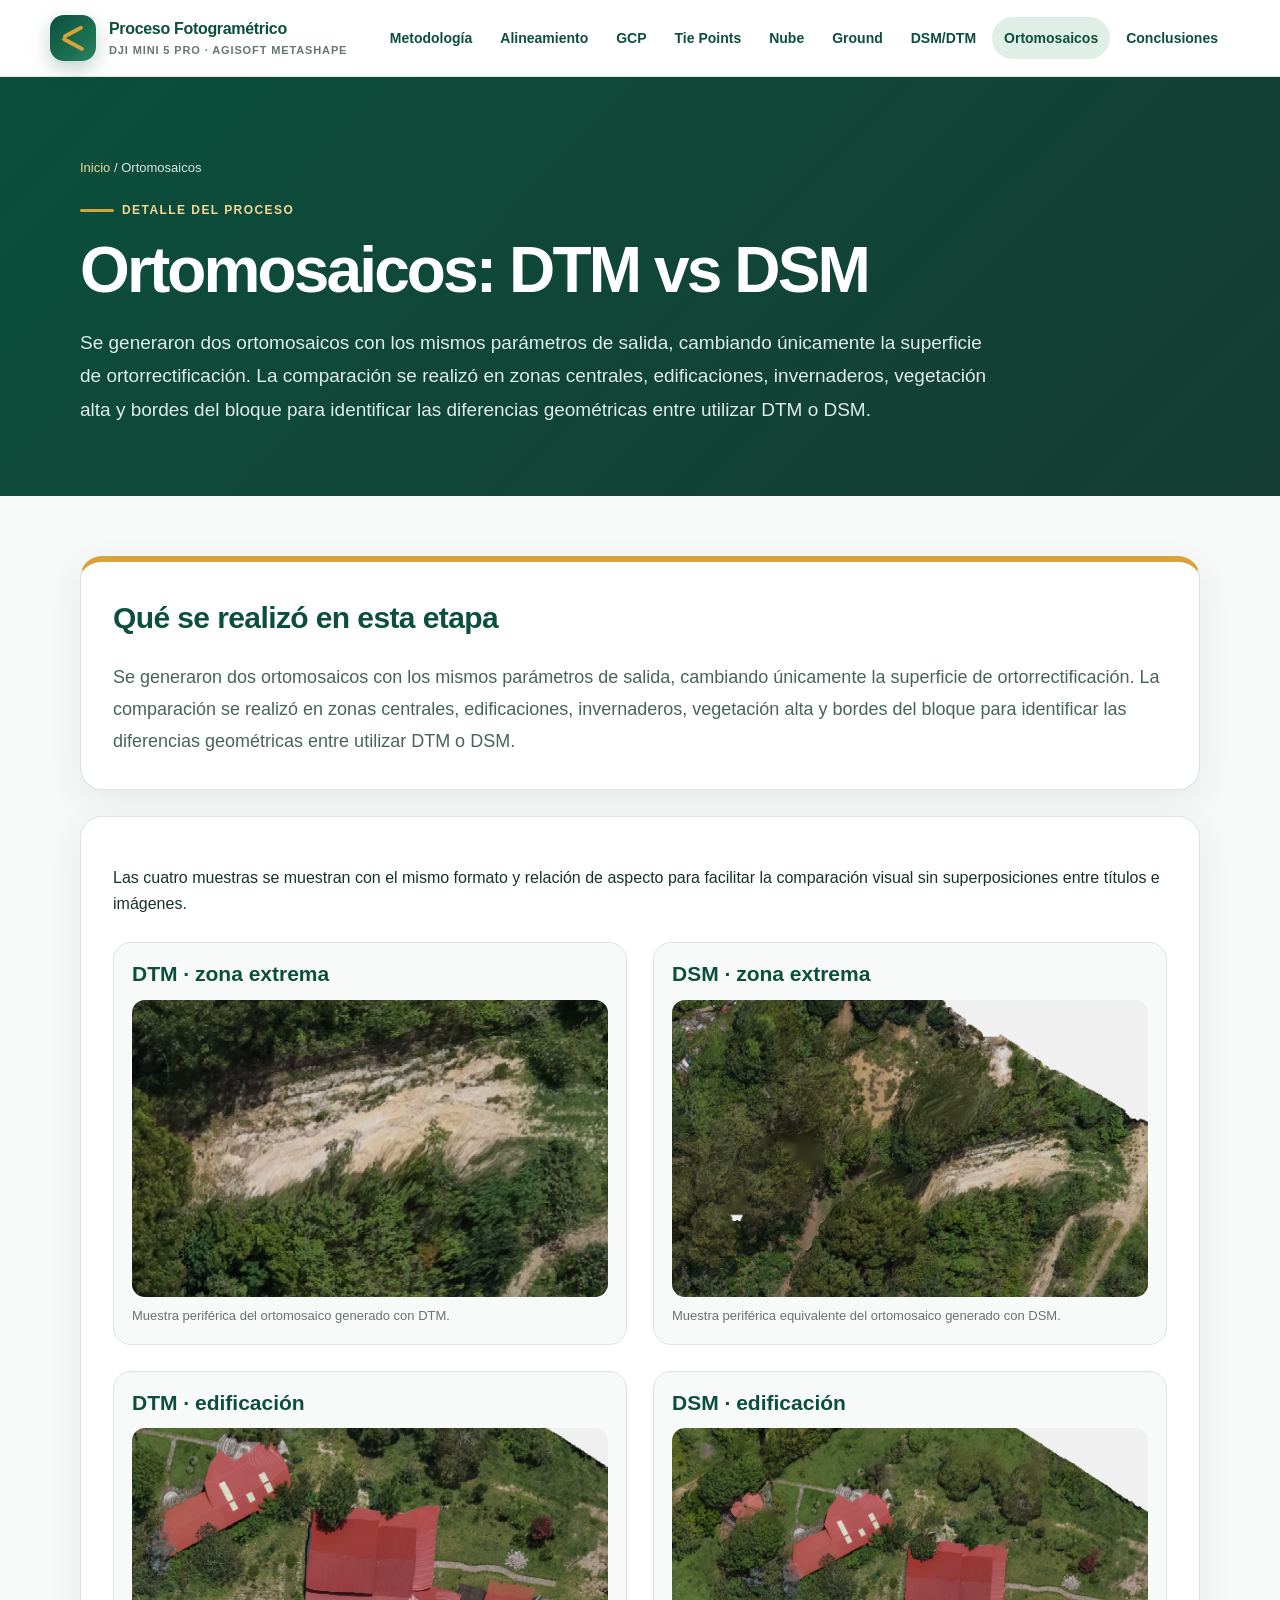
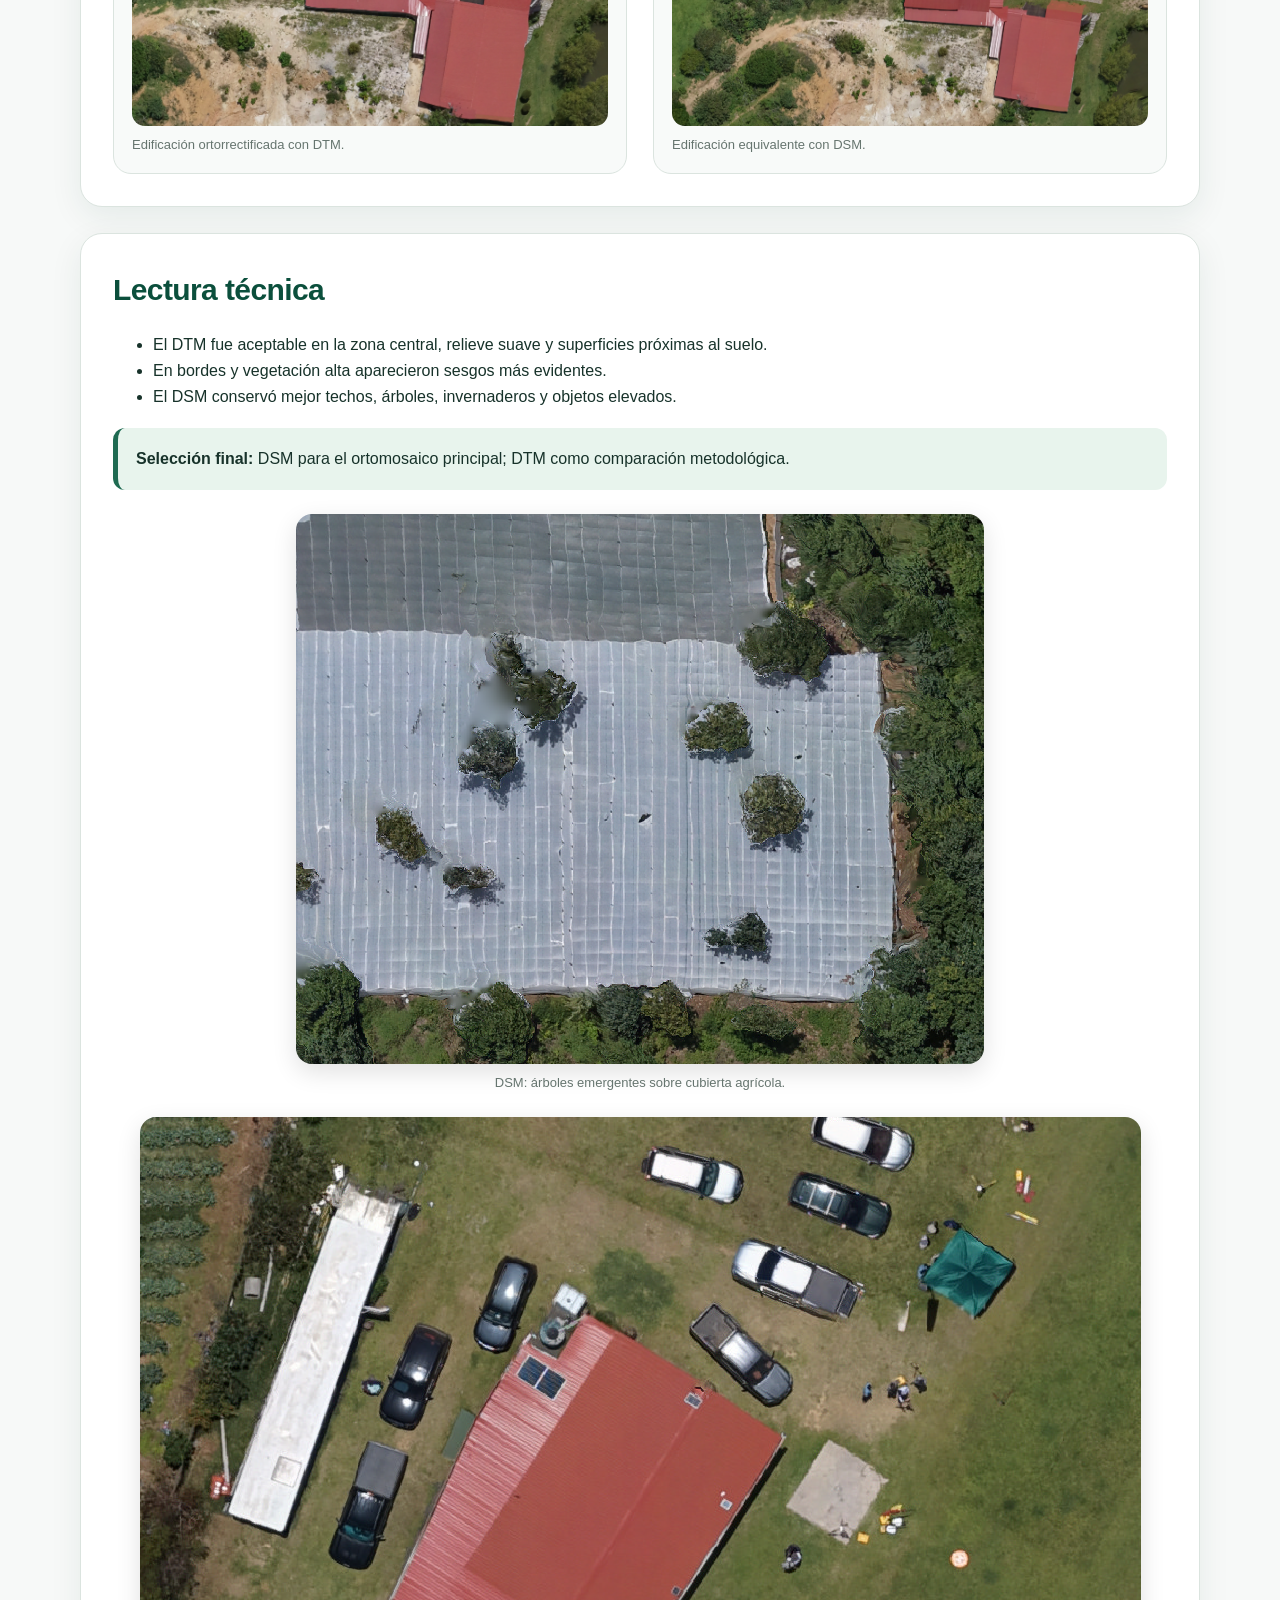
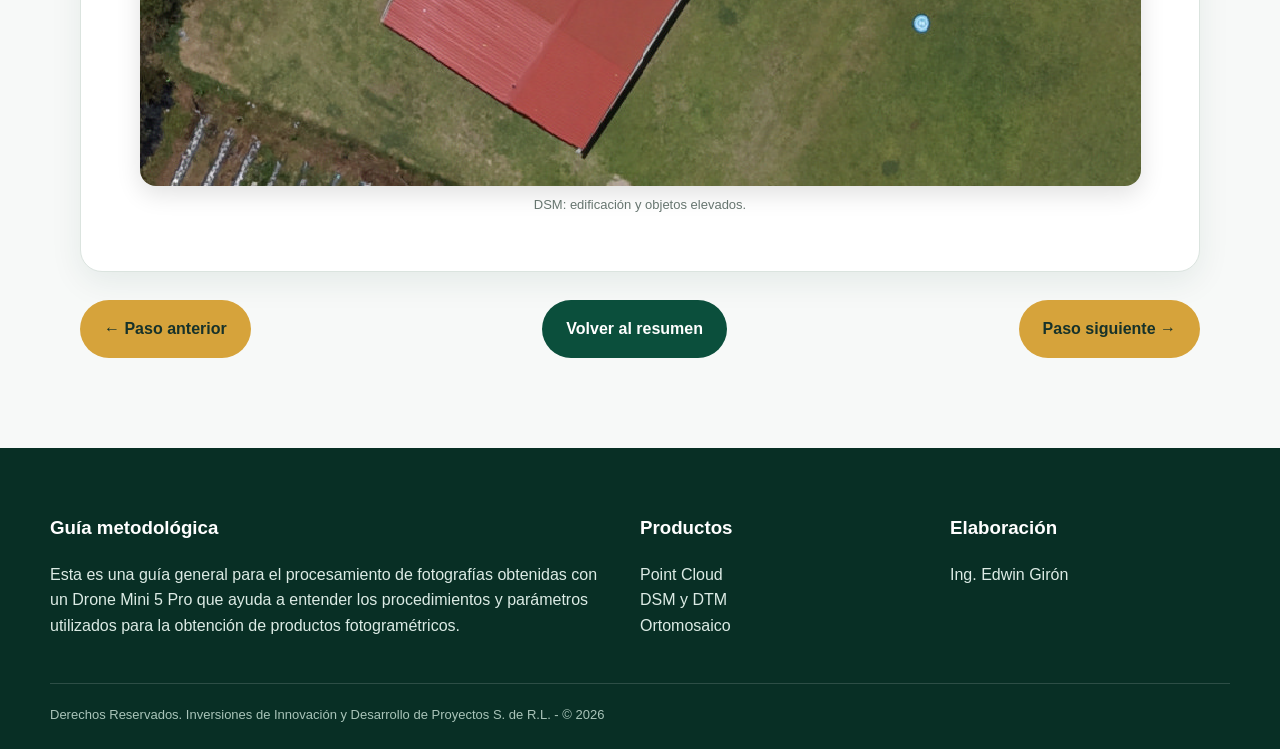
<file: 08_ortomosaico.html>
<!DOCTYPE html>

<html lang="es"><head><meta charset="utf-8"/><meta content="width=device-width,initial-scale=1" name="viewport"/><title>Ortomosaicos | Proceso Fotogramétrico</title><meta content="Comparación directa de la influencia de la superficie de referencia." name="description"/><link href="styles.css" rel="stylesheet"/><script defer="True" src="script.js"></script></head><body><header class="site-header"><div class="container navbar"><a class="brand" href="index.html"><span class="brand-mark"></span><span>Proceso Fotogramétrico<small>DJI Mini 5 Pro · Agisoft Metashape</small></span></a><nav class="nav-links"><a class="" href="01_metodologia.html">Metodología</a><a class="" href="02_alineamiento.html">Alineamiento</a><a class="" href="03_control.html">GCP</a><a class="" href="04_limpieza.html">Tie Points</a><a class="" href="05_nube.html">Nube</a><a class="" href="06_clasificacion.html">Ground</a><a class="" href="07_elevacion.html">DSM/DTM</a><a class="active" href="08_ortomosaico.html">Ortomosaicos</a><a class="" href="09_conclusiones.html">Conclusiones</a></nav></div></header><section class="detail-hero"><div class="container"><div class="breadcrumb"><a href="index.html">Inicio</a> / Ortomosaicos</div><span class="eyebrow">Detalle del proceso</span><h1>Ortomosaicos: DTM vs DSM</h1><p>Se generaron dos ortomosaicos con los mismos parámetros de salida, cambiando únicamente la superficie de ortorrectificación. La comparación se realizó en zonas centrales, edificaciones, invernaderos, vegetación alta y bordes del bloque para identificar las diferencias geométricas entre utilizar DTM o DSM.</p></div></section><main class="detail-main"><div class="container"><section class="content-card overview-card"><h2>Qué se realizó en esta etapa</h2><p>Se generaron dos ortomosaicos con los mismos parámetros de salida, cambiando únicamente la superficie de ortorrectificación. La comparación se realizó en zonas centrales, edificaciones, invernaderos, vegetación alta y bordes del bloque para identificar las diferencias geométricas entre utilizar DTM o DSM.</p></section><section class="content-card"><p>Las cuatro muestras se muestran con el mismo formato y relación de aspecto para facilitar la comparación visual sin superposiciones entre títulos e imágenes.</p><div class="comparison-grid"><figure class="comparison-card"><h3>DTM · zona extrema</h3><div class="comparison-frame"><img alt="DTM · zona extrema" class="zoomable" src="assets/captura_41.png" tabindex="0" title="Haz clic para ampliar"/></div><figcaption>Muestra periférica del ortomosaico generado con DTM.</figcaption></figure><figure class="comparison-card"><h3>DSM · zona extrema</h3><div class="comparison-frame"><img alt="DSM · zona extrema" class="zoomable" src="assets/captura_70.png" tabindex="0" title="Haz clic para ampliar"/></div><figcaption>Muestra periférica equivalente del ortomosaico generado con DSM.</figcaption></figure><figure class="comparison-card"><h3>DTM · edificación</h3><div class="comparison-frame"><img alt="DTM · edificación" class="zoomable" src="assets/captura_42.png" tabindex="0" title="Haz clic para ampliar"/></div><figcaption>Edificación ortorrectificada con DTM.</figcaption></figure><figure class="comparison-card"><h3>DSM · edificación</h3><div class="comparison-frame"><img alt="DSM · edificación" class="zoomable" src="assets/captura_71.png" tabindex="0" title="Haz clic para ampliar"/></div><figcaption>Edificación equivalente con DSM.</figcaption></figure></div></section><section class="content-card"><h2>Lectura técnica</h2><ul><li>El DTM fue aceptable en la zona central, relieve suave y superficies próximas al suelo.</li><li>En bordes y vegetación alta aparecieron sesgos más evidentes.</li><li>El DSM conservó mejor techos, árboles, invernaderos y objetos elevados.</li></ul><div class="callout good"><b>Selección final:</b> DSM para el ortomosaico principal; DTM como comparación metodológica.</div><div class="figure"><img alt="DSM: árboles emergentes sobre cubierta agrícola." class="zoomable" src="assets/captura_72.png" tabindex="0" title="Haz clic para ampliar"/><div class="caption">DSM: árboles emergentes sobre cubierta agrícola.</div></div><div class="figure"><img alt="DSM: edificación y objetos elevados." class="zoomable" src="assets/captura_73.png" tabindex="0" title="Haz clic para ampliar"/><div class="caption">DSM: edificación y objetos elevados.</div></div></section><div class="detail-actions"><a class="btn alt" href="07_elevacion.html">← Paso anterior</a><a class="btn" href="index.html#etapas">Volver al resumen</a><a class="btn alt" href="09_conclusiones.html">Paso siguiente →</a></div></div></main><footer class="site-footer"><div class="container"><div class="footer-grid"><div><h3>Guía metodológica</h3><p>Esta es una guía general para el procesamiento de fotografías obtenidas con un Drone Mini 5 Pro que ayuda a entender los procedimientos y parámetros utilizados para la obtención de productos fotogramétricos.</p></div><div><h3>Productos</h3><p>Point Cloud<br/>DSM y DTM<br/>Ortomosaico</p></div><div><h3>Elaboración</h3><p>Ing. Edwin Girón</p></div></div><div class="footer-note">Derechos Reservados. Inversiones de Innovación y Desarrollo de Proyectos S. de R.L. - © 2026</div></div></footer></body></html>
</file>
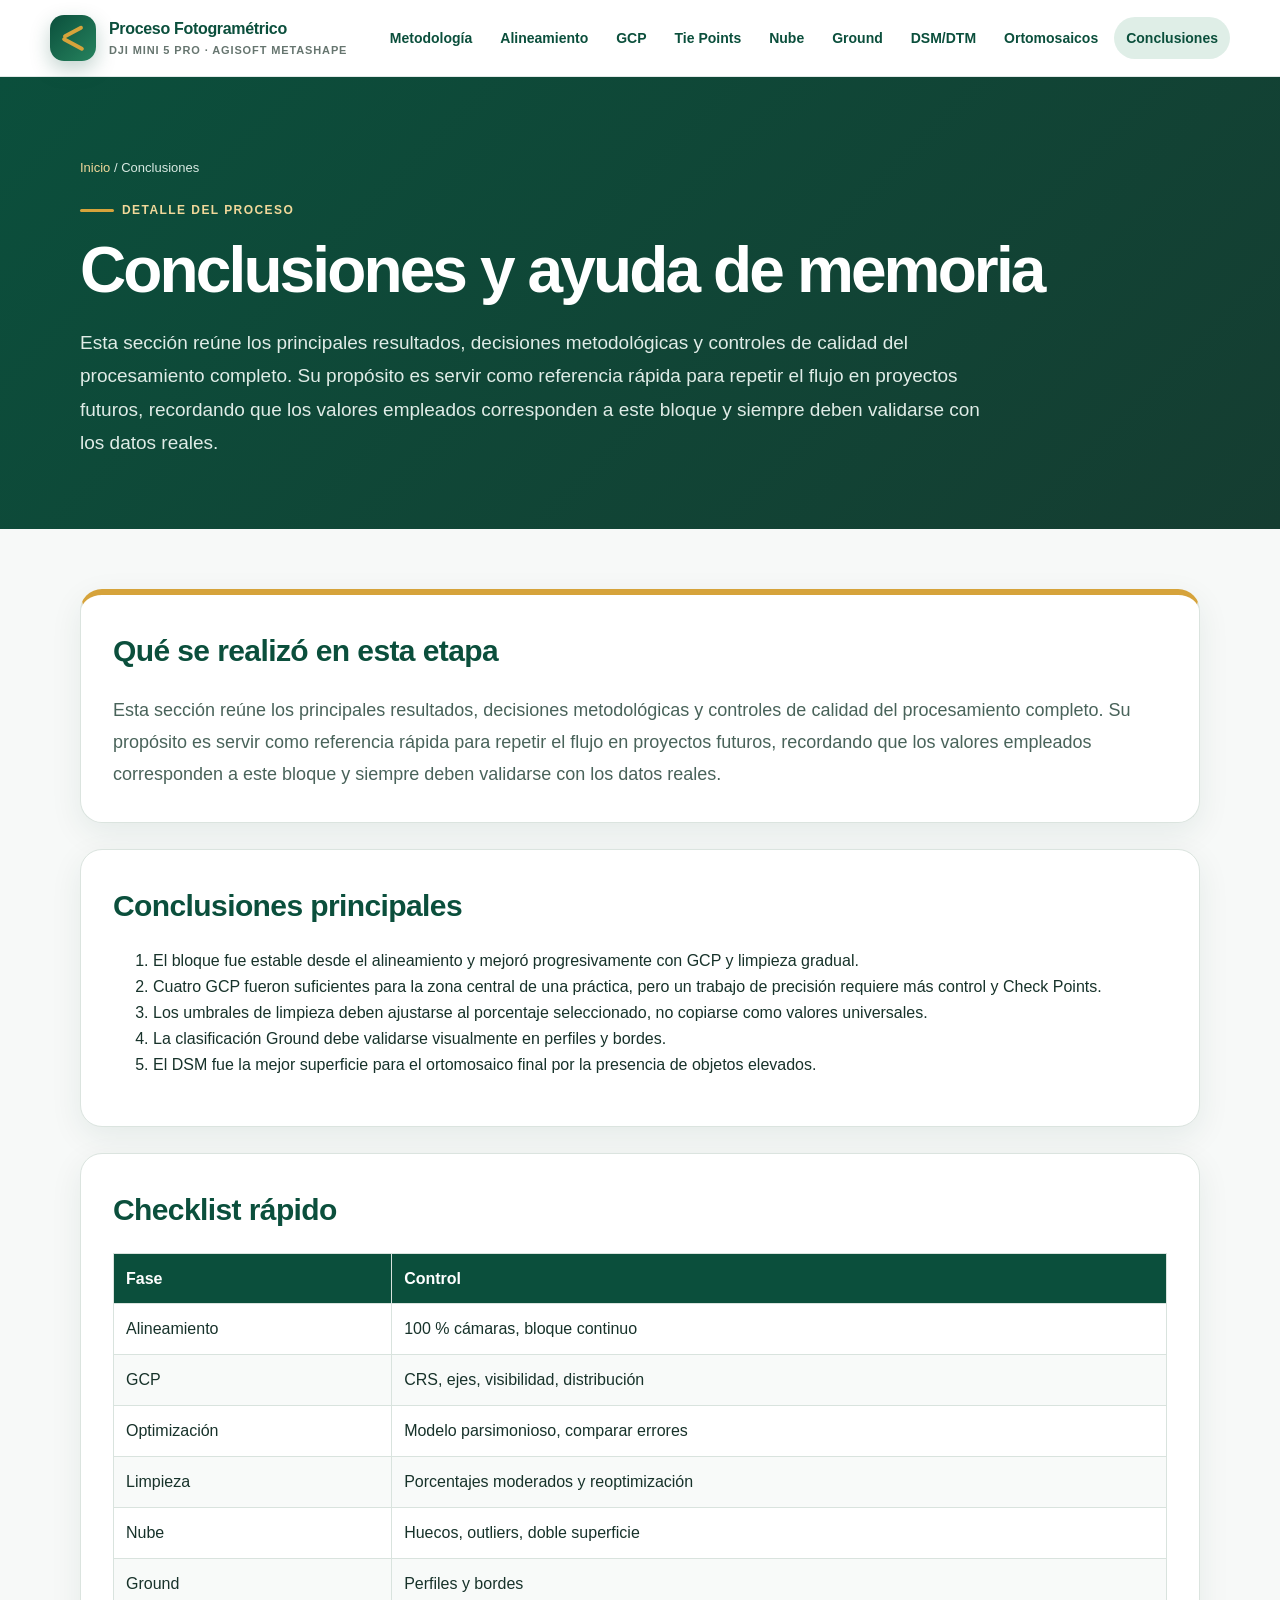
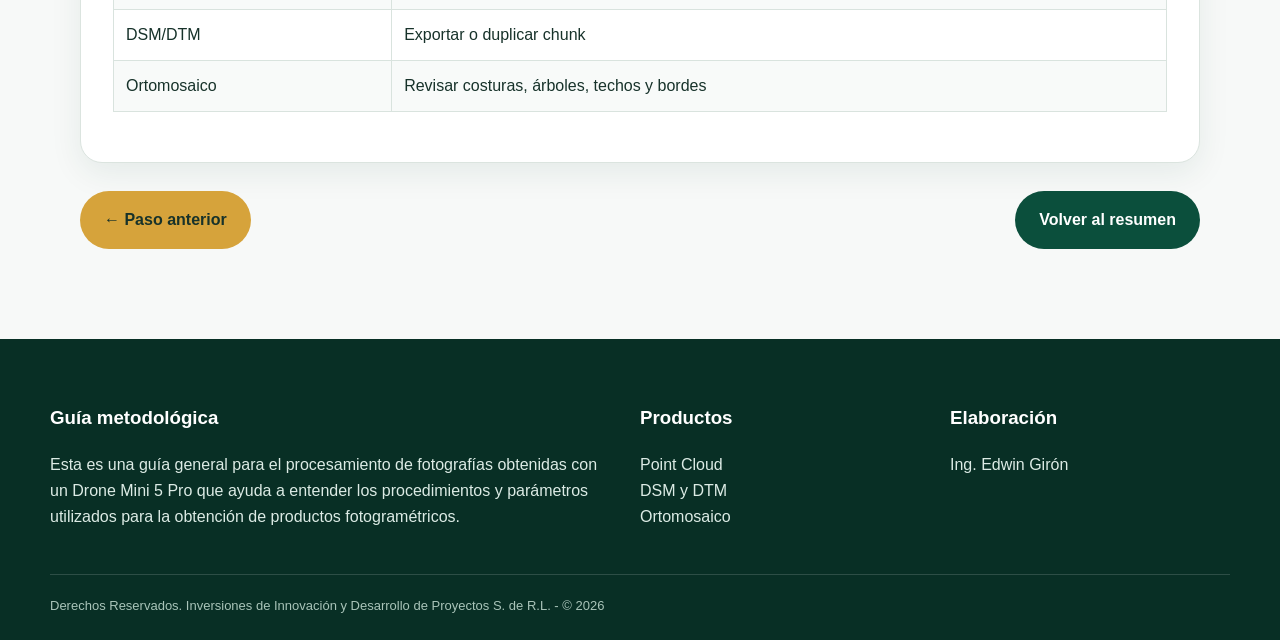
<file: 09_conclusiones.html>
<!DOCTYPE html>
<html lang="es"><head><meta charset="utf-8"/><meta content="width=device-width,initial-scale=1" name="viewport"/><title>Conclusiones | Proceso Fotogramétrico</title><meta content="Decisiones técnicas reutilizables para futuros proyectos." name="description"/><link href="styles.css" rel="stylesheet"/><script defer="True" src="script.js"></script></head><body><header class="site-header"><div class="container navbar"><a class="brand" href="index.html"><span class="brand-mark"></span><span>Proceso Fotogramétrico<small>DJI Mini 5 Pro · Agisoft Metashape</small></span></a><nav class="nav-links"><a class="" href="01_metodologia.html">Metodología</a><a class="" href="02_alineamiento.html">Alineamiento</a><a class="" href="03_control.html">GCP</a><a class="" href="04_limpieza.html">Tie Points</a><a class="" href="05_nube.html">Nube</a><a class="" href="06_clasificacion.html">Ground</a><a class="" href="07_elevacion.html">DSM/DTM</a><a class="" href="08_ortomosaico.html">Ortomosaicos</a><a class="active" href="09_conclusiones.html">Conclusiones</a></nav></div></header><section class="detail-hero"><div class="container"><div class="breadcrumb"><a href="index.html">Inicio</a> / Conclusiones</div><span class="eyebrow">Detalle del proceso</span><h1>Conclusiones y ayuda de memoria</h1><p>Esta sección reúne los principales resultados, decisiones metodológicas y controles de calidad del procesamiento completo. Su propósito es servir como referencia rápida para repetir el flujo en proyectos futuros, recordando que los valores empleados corresponden a este bloque y siempre deben validarse con los datos reales.</p></div></section><main class="detail-main"><div class="container"><section class="content-card overview-card"><h2>Qué se realizó en esta etapa</h2><p>Esta sección reúne los principales resultados, decisiones metodológicas y controles de calidad del procesamiento completo. Su propósito es servir como referencia rápida para repetir el flujo en proyectos futuros, recordando que los valores empleados corresponden a este bloque y siempre deben validarse con los datos reales.</p></section><section class="content-card"><h2>Conclusiones principales</h2><ol><li>El bloque fue estable desde el alineamiento y mejoró progresivamente con GCP y limpieza gradual.</li><li>Cuatro GCP fueron suficientes para la zona central de una práctica, pero un trabajo de precisión requiere más control y Check Points.</li><li>Los umbrales de limpieza deben ajustarse al porcentaje seleccionado, no copiarse como valores universales.</li><li>La clasificación Ground debe validarse visualmente en perfiles y bordes.</li><li>El DSM fue la mejor superficie para el ortomosaico final por la presencia de objetos elevados.</li></ol></section><section class="content-card"><h2>Checklist rápido</h2><table class="table"><thead><tr><th>Fase</th><th>Control</th></tr></thead><tbody><tr><td>Alineamiento</td><td>100 % cámaras, bloque continuo</td></tr><tr><td>GCP</td><td>CRS, ejes, visibilidad, distribución</td></tr><tr><td>Optimización</td><td>Modelo parsimonioso, comparar errores</td></tr><tr><td>Limpieza</td><td>Porcentajes moderados y reoptimización</td></tr><tr><td>Nube</td><td>Huecos, outliers, doble superficie</td></tr><tr><td>Ground</td><td>Perfiles y bordes</td></tr><tr><td>DSM/DTM</td><td>Exportar o duplicar chunk</td></tr><tr><td>Ortomosaico</td><td>Revisar costuras, árboles, techos y bordes</td></tr></tbody></table></section><div class="detail-actions"><a class="btn alt" href="08_ortomosaico.html">← Paso anterior</a><a class="btn" href="index.html#etapas">Volver al resumen</a></div></div></main><footer class="site-footer"><div class="container"><div class="footer-grid"><div><h3>Guía metodológica</h3><p>Esta es una guía general para el procesamiento de fotografías obtenidas con un Drone Mini 5 Pro que ayuda a entender los procedimientos y parámetros utilizados para la obtención de productos fotogramétricos.</p></div><div><h3>Productos</h3><p>Point Cloud<br/>DSM y DTM<br/>Ortomosaico</p></div><div><h3>Elaboración</h3><p>Ing. Edwin Girón</p></div></div><div class="footer-note">Derechos Reservados. Inversiones de Innovación y Desarrollo de Proyectos S. de R.L. - © 2026</div></div></footer></body></html>
</file>
<file: styles.css>
:root{
  --z-green:#0b4f3c;
  --z-green-2:#1f6b52;
  --z-green-3:#dfeee7;
  --z-gold:#d6a33b;
  --z-gold-2:#f1d89a;
  --z-cream:#f7f3e9;
  --z-sand:#eee6d6;
  --ink:#17322a;
  --muted:#66756f;
  --white:#ffffff;
  --line:#dbe4df;
  --shadow:0 18px 45px rgba(12,52,40,.12);
  --radius:24px;
}
*{box-sizing:border-box}
html{scroll-behavior:smooth}
body{margin:0;font-family:"Segoe UI",Inter,Arial,sans-serif;color:var(--ink);background:#fff;line-height:1.62}
a{color:inherit}
img{max-width:100%;display:block}
.container{width:min(1180px,calc(100% - 40px));margin:auto}
.site-header{position:sticky;top:0;z-index:50;background:rgba(255,255,255,.96);backdrop-filter:blur(12px);border-bottom:1px solid rgba(11,79,60,.12)}
.navbar{height:76px;display:flex;align-items:center;justify-content:space-between;gap:22px}
.brand{display:flex;align-items:center;gap:13px;text-decoration:none;font-weight:800;color:var(--z-green);letter-spacing:-.02em}
.brand-mark{width:46px;height:46px;border-radius:14px;background:linear-gradient(135deg,var(--z-green),#26835e);position:relative;box-shadow:0 8px 20px rgba(11,79,60,.25)}
.brand-mark:before,.brand-mark:after{content:"";position:absolute;background:var(--z-gold);border-radius:99px}
.brand-mark:before{width:22px;height:4px;left:12px;top:15px;transform:rotate(-28deg)}
.brand-mark:after{width:24px;height:4px;left:11px;top:27px;transform:rotate(28deg)}
.brand small{display:block;font-weight:600;color:var(--muted);font-size:11px;letter-spacing:.08em;text-transform:uppercase}
.nav-links{display:flex;align-items:center;gap:4px;flex-wrap:wrap;justify-content:flex-end}
.nav-links a{text-decoration:none;color:var(--z-green);font-size:14px;font-weight:700;padding:10px 12px;border-radius:999px}
.nav-links a:hover,.nav-links a.active{background:var(--z-green-3)}
.nav-cta{background:var(--z-gold)!important;color:#17322a!important}
.hero-home{min-height:660px;display:grid;align-items:center;background:linear-gradient(90deg,rgba(6,53,39,.96) 0%,rgba(6,53,39,.88) 45%,rgba(6,53,39,.20) 75%),url('assets/captura_74.png') center/cover no-repeat;color:#fff;position:relative}
.hero-home:after{content:"";position:absolute;inset:auto 0 0;height:100px;background:linear-gradient(transparent,#fff)}
.hero-copy{position:relative;z-index:2;max-width:720px;padding:95px 0 130px}
.eyebrow{display:inline-flex;align-items:center;gap:8px;text-transform:uppercase;letter-spacing:.12em;font-weight:800;font-size:12px;color:var(--z-gold-2);margin-bottom:18px}
.eyebrow:before{content:"";width:34px;height:3px;background:var(--z-gold);border-radius:3px}
.hero-home h1,.detail-hero h1{font-size:clamp(42px,6vw,76px);line-height:1.03;letter-spacing:-.045em;margin:0 0 22px;color:#fff}
.hero-home p{font-size:20px;max-width:690px;color:#edf6f2;margin:0 0 30px}
.btn{display:inline-flex;align-items:center;justify-content:center;gap:10px;text-decoration:none;border-radius:999px;padding:14px 22px;font-weight:800;border:2px solid transparent;transition:.2s ease}
.btn-primary{background:var(--z-gold);color:#17322a;box-shadow:0 12px 28px rgba(0,0,0,.18)}
.btn-primary:hover{transform:translateY(-2px);background:#e0b149}
.btn-outline{border-color:rgba(255,255,255,.65);color:#fff;margin-left:8px}
.btn-outline:hover{background:#fff;color:var(--z-green)}
.section{padding:84px 0}
.section.soft{background:var(--z-cream)}
.section.green{background:var(--z-green);color:#fff}
.section-head{max-width:760px;margin-bottom:42px}
.section-head.center{text-align:center;margin-left:auto;margin-right:auto}
.section-head h2{font-size:clamp(32px,4vw,50px);letter-spacing:-.035em;line-height:1.08;margin:5px 0 16px;color:var(--z-green)}
.section.green .section-head h2{color:#fff}
.section-head p{font-size:18px;color:var(--muted);margin:0}
.section.green .section-head p{color:#dbeae4}
.stats{display:grid;grid-template-columns:repeat(4,1fr);gap:16px;margin-top:-60px;position:relative;z-index:3}
.stat{background:#fff;border-radius:18px;padding:24px;box-shadow:var(--shadow);border-top:5px solid var(--z-gold)}
.stat b{display:block;font-size:30px;color:var(--z-green);line-height:1.1;margin-bottom:5px}.stat span{color:var(--muted);font-weight:600;font-size:14px}
.steps-grid{display:grid;grid-template-columns:repeat(2,1fr);gap:28px}
.step-card{display:grid;grid-template-columns:42% 58%;background:#fff;border:1px solid var(--line);border-radius:var(--radius);overflow:hidden;box-shadow:0 12px 34px rgba(21,70,55,.08);min-height:330px}
.step-card:nth-child(4n+2),.step-card:nth-child(4n+3){grid-template-columns:58% 42%}
.step-card:nth-child(4n+2) .step-media,.step-card:nth-child(4n+3) .step-media{order:2}
.step-media{position:relative;min-height:300px;background:#d7e6df;overflow:hidden}
.step-media img{width:100%;height:100%;object-fit:cover;transition:transform .5s ease}
.step-card:hover .step-media img{transform:scale(1.04)}
.step-index{position:absolute;top:18px;left:18px;width:48px;height:48px;border-radius:50%;display:grid;place-items:center;background:var(--z-gold);font-weight:900;color:var(--ink);box-shadow:0 8px 20px rgba(0,0,0,.18)}
.step-body{padding:30px;display:flex;flex-direction:column;justify-content:center}
.step-body h3{font-size:28px;line-height:1.12;margin:0 0 12px;color:var(--z-green);letter-spacing:-.025em}
.step-body p{margin:0 0 18px;color:var(--muted)}
.step-tags{display:flex;flex-wrap:wrap;gap:8px;margin:0 0 20px}
.tag{background:var(--z-green-3);color:var(--z-green);font-size:12px;font-weight:800;padding:6px 10px;border-radius:999px}
.btn-small{align-self:flex-start;background:var(--z-green);color:#fff;padding:11px 18px}
.btn-small:hover{background:var(--z-green-2);transform:translateY(-1px)}
.feature-band{display:grid;grid-template-columns:1fr 1fr;gap:36px;align-items:center}
.feature-band .image-wrap{border-radius:28px;overflow:hidden;box-shadow:var(--shadow);background:#fff;padding:8px}
.feature-band .image-wrap img{border-radius:20px}
.feature-band h2{font-size:44px;line-height:1.08;margin:0 0 18px;color:#fff}
.feature-band p{color:#dceae5;font-size:18px}
.checks{display:grid;gap:12px;margin-top:22px}.check{display:flex;gap:12px;align-items:flex-start}.check:before{content:"✓";width:28px;height:28px;display:grid;place-items:center;border-radius:50%;background:var(--z-gold);color:var(--ink);font-weight:900;flex:0 0 auto}
.detail-hero{background:linear-gradient(135deg,var(--z-green),#153d31);color:#fff;padding:80px 0 70px}
.detail-hero h1{font-size:clamp(40px,5vw,64px)}
.detail-hero p{font-size:19px;color:#e0ece7;max-width:800px}
.breadcrumb{font-size:13px;color:#d8e9e2;margin-bottom:16px}.breadcrumb a{color:var(--z-gold-2);text-decoration:none}
.detail-main{padding:60px 0 90px;background:#f7f9f8}
.content-card{background:#fff;border-radius:22px;padding:32px;margin-bottom:26px;box-shadow:0 10px 32px rgba(18,59,46,.08);border:1px solid var(--line)}
.content-card h2{color:var(--z-green);font-size:30px;margin:0 0 18px;letter-spacing:-.02em}
.content-card h3{color:var(--z-green);font-size:22px}
.grid{display:grid;grid-template-columns:repeat(auto-fit,minmax(210px,1fr));gap:16px}
.metric{background:var(--z-cream);border-left:5px solid var(--z-gold);padding:18px;border-radius:12px}.metric b{font-size:26px;color:var(--z-green);display:block}.metric{color:var(--muted)}
.figure{margin:24px 0;text-align:center}.figure img{margin:auto;max-height:720px;object-fit:contain;border-radius:16px;box-shadow:0 8px 24px rgba(0,0,0,.12)}.caption{font-size:13px;color:var(--muted);margin-top:8px}
.table{width:100%;border-collapse:collapse;margin:18px 0}.table th{background:var(--z-green);color:#fff;text-align:left}.table th,.table td{padding:12px;border:1px solid #d9e3de;vertical-align:top}.table tr:nth-child(even){background:#f8faf9}
.callout{background:#fff7e4;border-left:5px solid var(--z-gold);padding:18px;border-radius:12px;margin:18px 0}.good{background:#e8f4ed;border-left-color:var(--z-green-2)}
.pill{display:inline-block;background:var(--z-green-3);color:var(--z-green);padding:6px 11px;border-radius:999px;font-weight:700;margin:3px}
.detail-actions{display:flex;gap:12px;flex-wrap:wrap;margin-top:28px}.detail-actions .btn{background:var(--z-green);color:#fff}.detail-actions .btn.alt{background:var(--z-gold);color:var(--ink)}
.site-footer{background:#082f25;color:#dcebe5;padding:46px 0 24px}.footer-grid{display:grid;grid-template-columns:2fr 1fr 1fr;gap:30px}.site-footer h3{color:#fff}.site-footer a{color:#dcebe5;text-decoration:none}.footer-note{border-top:1px solid rgba(255,255,255,.15);margin-top:28px;padding-top:20px;color:#a9c4b9;font-size:13px}
@media(max-width:1000px){.nav-links a:not(.nav-cta){display:none}.stats{grid-template-columns:repeat(2,1fr)}.steps-grid{grid-template-columns:1fr}.feature-band{grid-template-columns:1fr}.step-card,.step-card:nth-child(4n+2),.step-card:nth-child(4n+3){grid-template-columns:40% 60%}.step-card:nth-child(4n+2) .step-media,.step-card:nth-child(4n+3) .step-media{order:0}.footer-grid{grid-template-columns:1fr}}
@media(max-width:680px){.container{width:min(100% - 26px,1180px)}.hero-home{min-height:590px;background-position:62% center}.hero-copy{padding-top:76px}.btn-outline{margin:10px 0 0}.stats{grid-template-columns:1fr;margin-top:-42px}.section{padding:58px 0}.step-card,.step-card:nth-child(n){grid-template-columns:1fr}.step-media{min-height:230px}.step-card:nth-child(n) .step-media{order:0}.step-body{padding:24px}.feature-band h2{font-size:34px}.content-card{padding:22px}.navbar{height:68px}.brand{font-size:14px}.brand small{display:none}.nav-cta{font-size:12px!important;padding:9px 10px!important}}

/* Mejoras de legibilidad, flujo vertical y visor de imágenes */
.detail-hero .container{max-width:1120px}
.detail-hero p{max-width:920px;line-height:1.75;margin:0}
.detail-main>.container{max-width:1120px}
.overview-card{border-top:6px solid var(--z-gold)}
.overview-card p{font-size:18px;line-height:1.8;color:#49635a;margin:0}
.detail-actions{justify-content:space-between;align-items:center}
.detail-actions .btn{min-width:170px}
.nav-links{flex-wrap:nowrap}
.nav-links a{white-space:nowrap}
.figure img.zoomable,.comparison-card img.zoomable,.timeline-media img.zoomable,.step-media img.zoomable,.image-wrap img.zoomable{cursor:zoom-in}

.process-timeline{position:relative;display:grid;gap:28px;margin-top:30px}
.process-timeline:before{content:"";position:absolute;left:44px;top:38px;bottom:38px;width:4px;background:linear-gradient(var(--z-gold),var(--z-green));border-radius:4px}
.timeline-step{position:relative;display:grid;grid-template-columns:minmax(260px,42%) 1fr;gap:26px;align-items:center;background:var(--z-cream);border:1px solid var(--line);border-radius:22px;padding:18px 24px 18px 92px;min-height:210px;overflow:hidden}
.timeline-step:nth-child(even){background:#edf5f1}
.timeline-number{position:absolute;left:20px;top:50%;transform:translateY(-50%);width:52px;height:52px;border-radius:50%;display:grid;place-items:center;background:var(--z-green);color:#fff;font-weight:900;font-size:18px;z-index:2;box-shadow:0 7px 18px rgba(11,79,60,.24)}
.timeline-media{height:180px;border-radius:16px;overflow:hidden;background:#dce8e2;box-shadow:0 7px 20px rgba(10,52,40,.12)}
.timeline-media img{width:100%;height:100%;object-fit:cover}
.timeline-copy h3{margin:0 0 8px;color:var(--z-green);font-size:27px}
.timeline-copy p{margin:0;color:var(--muted);font-size:16px}

.comparison-grid{display:grid;grid-template-columns:repeat(2,minmax(0,1fr));gap:26px;margin-top:26px;align-items:start}
.comparison-card{margin:0;background:#f8faf9;border:1px solid var(--line);border-radius:18px;padding:18px;overflow:hidden}
.comparison-card h3{margin:0 0 12px;font-size:21px;line-height:1.25;color:var(--z-green)}
.comparison-frame{width:100%;aspect-ratio:16/10;border-radius:13px;overflow:hidden;background:#e4ebe7}
.comparison-frame img{width:100%;height:100%;object-fit:cover;object-position:center}
.comparison-card figcaption{font-size:13px;color:var(--muted);margin-top:10px;line-height:1.45}

.lightbox{position:fixed;inset:0;background:rgba(2,18,14,.93);z-index:9999;display:none;align-items:center;justify-content:center;padding:30px}
.lightbox.open{display:flex}
.lightbox-stage{max-width:96vw;max-height:92vh;display:flex;flex-direction:column;align-items:center;gap:10px}
.lightbox-stage img{max-width:96vw;max-height:84vh;object-fit:contain;background:#fff;box-shadow:0 20px 60px rgba(0,0,0,.5)}
.lightbox-caption{color:#fff;font-size:14px;text-align:center;max-width:900px}
.lightbox-close{position:fixed;right:22px;top:18px;width:48px;height:48px;border-radius:50%;border:1px solid rgba(255,255,255,.5);background:rgba(255,255,255,.12);color:#fff;font-size:34px;line-height:1;cursor:pointer}
.no-scroll{overflow:hidden}

@media(max-width:1100px){
  .nav-links{overflow-x:auto;max-width:68vw;justify-content:flex-start;scrollbar-width:thin}
  .nav-links a{flex:0 0 auto}
}
@media(max-width:760px){
  .timeline-step{grid-template-columns:1fr;padding:72px 18px 20px}
  .process-timeline:before{left:43px}
  .timeline-number{left:18px;top:18px;transform:none}
  .timeline-media{height:210px}
  .comparison-grid{grid-template-columns:1fr}
  .detail-actions{justify-content:center}
  .detail-actions .btn{width:100%}
}

/* Vista comparativa resumida de ortomosaicos */
.comparison-preview{
  display:grid;
  grid-template-columns:repeat(2,minmax(0,1fr));
  gap:16px;
  background:#fff;
  padding:18px;
  border-radius:28px;
  box-shadow:var(--shadow);
}
.preview-card{
  margin:0;
  min-width:0;
}
.preview-card h3{
  margin:0 0 8px;
  color:var(--z-navy);
  font-size:15px;
  line-height:1.25;
}
.preview-frame{
  width:100%;
  aspect-ratio:16/10;
  overflow:hidden;
  border-radius:14px;
  background:#e8eeeb;
}
.preview-frame img{
  width:100%;
  height:100%;
  object-fit:cover;
  object-position:center;
  display:block;
}

/* Ajustes específicos para tablet */
@media (min-width:761px) and (max-width:1100px){
  .container{width:min(100% - 44px,1180px)}
  .hero-home{min-height:560px}
  .hero-copy{max-width:680px}
  .hero-copy h1{font-size:clamp(48px,7vw,68px)}
  .stats{grid-template-columns:repeat(2,minmax(0,1fr));gap:14px}
  .step-card,.step-card:nth-child(4n+2),.step-card:nth-child(4n+3){grid-template-columns:42% 58%}
  .step-media{min-height:250px}
  .step-body{padding:28px}
  .feature-band{grid-template-columns:1fr;gap:28px}
  .feature-band h2{font-size:40px;max-width:760px}
  .comparison-preview{max-width:820px;width:100%;margin-inline:auto}
  .detail-main .container{width:min(100% - 44px,1180px)}
  .content-card{padding:30px}
  .timeline-step{grid-template-columns:minmax(250px,38%) 1fr}
  .timeline-media{min-height:220px}
}

@media(max-width:760px){
  .comparison-preview{grid-template-columns:1fr;padding:14px;border-radius:20px}
  .preview-card h3{font-size:14px}
}

/* Comparativa de la portada: títulos y pies separados de las imágenes */
.feature-band .comparison-preview{
  align-self:stretch;
  box-shadow:0 18px 45px rgba(0,0,0,.18);
}
.preview-card{
  background:#f8faf9;
  border:1px solid var(--line);
  border-radius:16px;
  padding:12px;
}
.preview-card h3{
  color:var(--z-green);
  min-height:38px;
  display:flex;
  align-items:flex-end;
}
.preview-card figcaption{
  margin-top:8px;
  color:var(--muted);
  font-size:12px;
  line-height:1.35;
}

/* Revisión específica para tablet: navegación visible y tarjetas en una columna */
@media (min-width:761px) and (max-width:1000px){
  .navbar{
    height:auto;
    min-height:76px;
    flex-wrap:wrap;
    padding:11px 0 9px;
    gap:8px;
  }
  .brand{width:100%}
  .nav-links{
    display:flex;
    width:100%;
    max-width:100%;
    overflow-x:auto;
    flex-wrap:nowrap;
    justify-content:flex-start;
    padding-bottom:4px;
  }
  .nav-links a:not(.nav-cta){display:block}
  .steps-grid{grid-template-columns:1fr}
  .step-card,
  .step-card:nth-child(4n+2),
  .step-card:nth-child(4n+3){grid-template-columns:40% 60%}
  .feature-band .comparison-preview{max-width:none}
}

@media (min-width:761px) and (max-width:1100px){
  .comparison-preview{grid-template-columns:repeat(2,minmax(0,1fr))}
  .preview-frame{aspect-ratio:16/10}
}


/* Ajustes finales de consistencia visual (v10) */
:root{--z-navy:#1f3f6d;}
.steps-grid{gap:30px;align-items:stretch}
.step-card{min-height:350px;align-items:stretch}
.step-media{display:flex;align-items:center;justify-content:center;min-height:290px;background:#dfe7e2}
.step-media img{width:100%;height:100%;object-fit:cover;object-position:center center}
.step-media img.contain-thumb{object-fit:contain;background:#f5f3ed;padding:12px}
.step-body{padding:32px}
.step-body h3{font-size:clamp(28px,2.2vw,34px)}
.step-body p{font-size:16px;line-height:1.72}
.step-tags{margin:2px 0 20px}
.timeline-media{background:#eef3f0}
.timeline-copy p,.section-head p,.overview-card p{line-height:1.78}
.comparison-preview,.comparison-grid{align-items:stretch}
.comparison-card,.preview-card{display:flex;flex-direction:column}
.comparison-frame,.preview-frame{flex:0 0 auto}
.preview-card h3{min-height:42px}

@media (min-width:761px) and (max-width:1100px){
  .steps-grid{gap:24px}
  .step-card,
  .step-card:nth-child(4n+2),
  .step-card:nth-child(4n+3){grid-template-columns:43% 57%;min-height:325px}
  .step-media{min-height:250px}
  .step-body{padding:26px}
  .step-body h3{font-size:clamp(24px,3vw,30px)}
  .step-body p{font-size:15.5px;line-height:1.68}
  .section-head h2{font-size:clamp(30px,4.2vw,44px)}
  .feature-band h2{font-size:clamp(34px,4vw,42px)}
  .content-card h2{font-size:28px}
  .content-card p,.content-card li{font-size:16px;line-height:1.75}
}

@media (max-width:760px){
  .steps-grid{gap:20px}
  .step-card,
  .step-card:nth-child(n){grid-template-columns:1fr;min-height:auto}
  .step-media{min-height:auto;aspect-ratio:16/10}
  .step-body{padding:22px}
  .step-body h3{font-size:27px}
  .step-body p{font-size:15px;line-height:1.7}
  .section-head p,.overview-card p,.timeline-copy p{font-size:16px}
  .preview-card h3,.comparison-card h3{min-height:auto}
}
</file>
